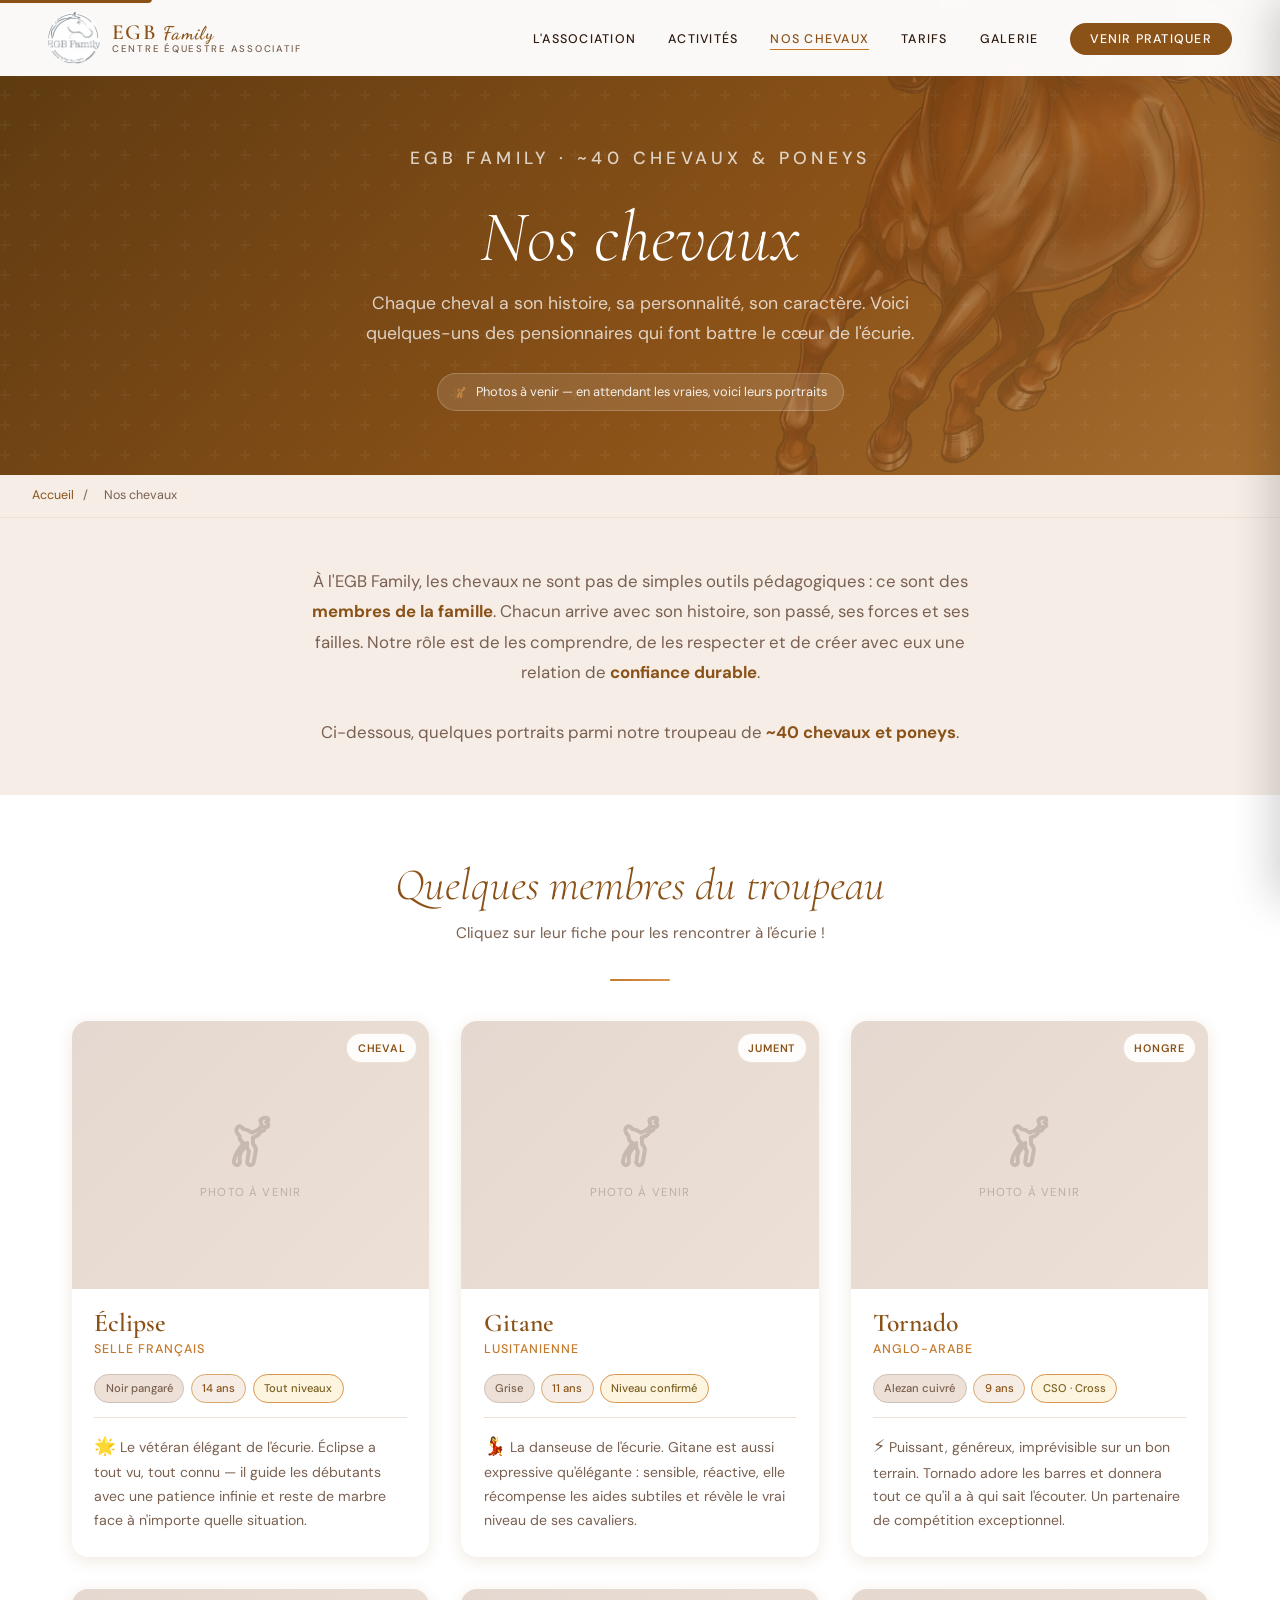
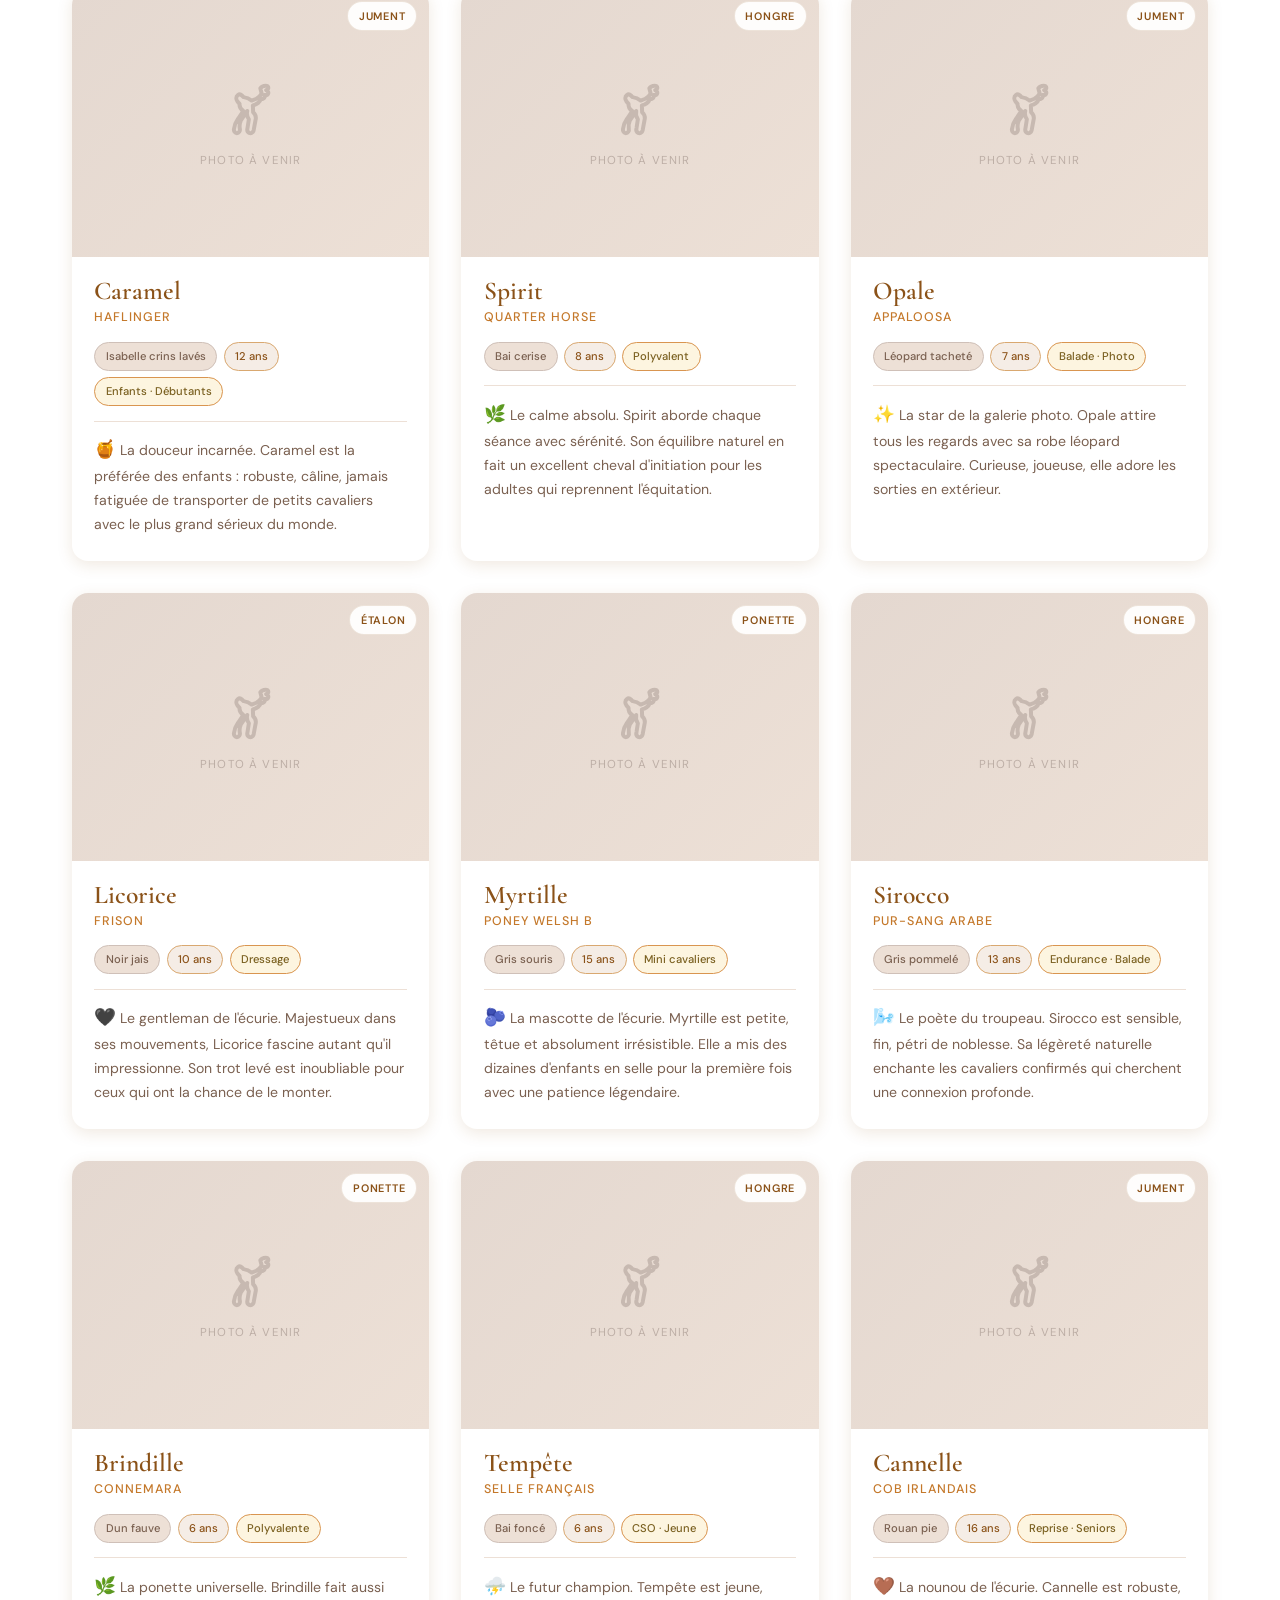
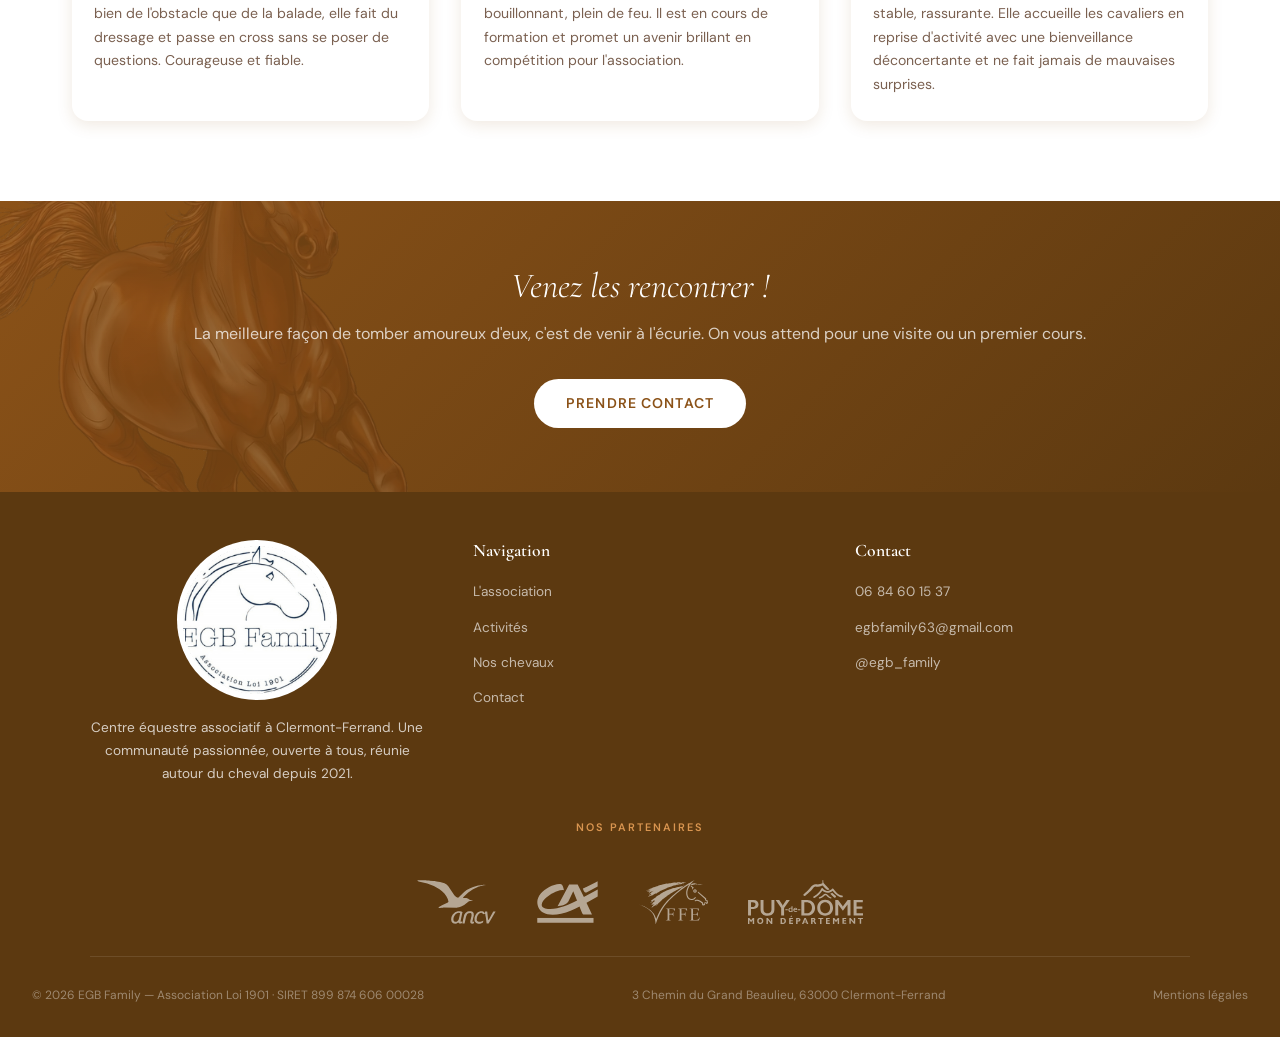
<file: chevaux.html>
<!DOCTYPE html>
<html lang="fr">
<head>
  <meta charset="UTF-8">
  <meta name="viewport" content="width=device-width, initial-scale=1.0">

  <title>Nos Chevaux — EGB Family | Centre Équestre Clermont-Ferrand</title>
  <meta name="description" content="Découvrez les ~40 chevaux et poneys d'EGB Family : leurs caractères, leurs races et leurs petites histoires. Un troupeau varié, tous adoptés pour leur bien-être.">

  <!-- Open Graph -->
  <meta property="og:type"        content="website">
  <meta property="og:title"       content="Nos Chevaux — EGB Family">
  <meta property="og:description" content="Découvrez les pensionnaires d'EGB Family : chevaux et poneys de toutes races, chacun avec sa personnalité unique.">
  <meta property="og:image"       content="img/logos/logo_egbfamily.png">
  <meta property="og:locale"      content="fr_FR">

  <!-- Fonts -->
  <link rel="preconnect" href="https://fonts.googleapis.com">
  <link rel="preconnect" href="https://fonts.gstatic.com" crossorigin>
  <link rel="preload" as="style"
    href="https://fonts.googleapis.com/css2?family=Cormorant+Garamond:ital,wght@0,300;0,600;1,300;1,600&family=DM+Sans:wght@400;500&family=Dancing+Script:wght@600&display=swap">
  <link rel="stylesheet"
    href="https://fonts.googleapis.com/css2?family=Cormorant+Garamond:ital,wght@0,300;0,600;1,300;1,600&family=DM+Sans:wght@400;500&family=Dancing+Script:wght@600&display=swap"
    media="print" onload="this.media='all'">
  <noscript>
    <link rel="stylesheet" href="https://fonts.googleapis.com/css2?family=Cormorant+Garamond:ital,wght@0,300;0,600;1,300;1,600&family=DM+Sans:wght@400;500&family=Dancing+Script:wght@600&display=swap">
  </noscript>

  <link rel="stylesheet" href="charte.css">
  <link rel="icon" href="favicon.ico" sizes="any">
  <link rel="icon" href="img/logos/logo_egbfamily.png" type="image/png">
  <link rel="preload" as="image" href="img/logos/logo_egbfamily.png">

  <style>
    /* ── Icons ─────────────────────────────────────────────── */
    .icon { display:inline-block; width:1em; height:1em; vertical-align:-0.125em; fill:currentColor; }
    .icon-stroke { fill:none; stroke:currentColor; stroke-width:1.5; stroke-linecap:round; stroke-linejoin:round; }

    /* ── Skip link ───────────────────────────────────────── */
    .skip-link {
      position:absolute; top:-40px; left:0;
      background:var(--color-primary); color:#fff;
      padding:8px 16px; z-index:999; border-radius:0 0 4px 0;
      transition:top .2s;
    }
    .skip-link:focus { top:0; }

    /* ── Navbar ─────────────────────────────────────────── */
    .navbar {
      position:fixed; top:0; left:0; right:0; z-index:100;
      display:flex; align-items:center; justify-content:space-between;
      padding:.75rem 3rem;
      background:rgba(255,255,255,.97);
      backdrop-filter:blur(10px);
      box-shadow:0 1px 0 rgba(139,82,24,.10);
      transition:padding var(--transition-base);
    }
    .navbar-logo { display:flex; align-items:center; gap:.75rem; text-decoration:none; }
    .navbar-logo img { height:52px; width:52px; }
    .navbar-logo-text { display:flex; flex-direction:column; line-height:1; }
    .navbar-logo-egb { font-family:var(--font-heading); font-size:1.35rem; font-weight:600; letter-spacing:.06em; color:var(--color-primary); }
    .navbar-logo-family { font-family:var(--font-accent); font-size:1.15rem; font-weight:600; }
    .navbar-logo-sub { font-size:.6rem; font-weight:500; letter-spacing:.18em; text-transform:uppercase; color:var(--color-text-muted); }
    .navbar-links { display:flex; align-items:center; gap:2rem; list-style:none; }
    .navbar-links a {
      font-size:.78rem; font-weight:500; letter-spacing:.1em;
      text-transform:uppercase; color:var(--color-text); text-decoration:none;
      position:relative; transition:color var(--transition-fast);
    }
    .navbar-links a::after {
      content:''; position:absolute; bottom:-3px; left:0;
      width:0; height:1.5px; background:var(--color-accent);
      transition:width var(--transition-base);
    }
    .navbar-links a:hover { color:var(--color-primary); }
    .navbar-links a:hover::after { width:100%; }
    .navbar-links a.active { color:var(--color-primary); }
    .navbar-links a.active::after { width:100%; }
    .navbar-cta {
      background:var(--color-primary) !important; color:#fff !important;
      padding:.5rem 1.25rem; border-radius:var(--radius-full);
    }
    .navbar-cta::after { display:none !important; }
    .navbar-cta:hover { background:var(--color-primary-dark) !important; }
    .burger {
      display:none; flex-direction:column; justify-content:center; gap:5px;
      cursor:pointer; padding:6px; background:none; border:none;
      width:40px; height:40px;
    }
    .burger span {
      display:block; width:24px; height:2px;
      background:var(--color-primary); border-radius:2px;
      transition:transform .35s ease, opacity .25s ease; transform-origin:center;
    }
    .burger.open span:nth-child(1) { transform:translateY(7px) rotate(45deg); }
    .burger.open span:nth-child(2) { opacity:0; transform:scaleX(0); }
    .burger.open span:nth-child(3) { transform:translateY(-7px) rotate(-45deg); }

    /* ── Overlay + Drawer ────────────────────────────────── */
    .drawer-overlay {
      position:fixed; inset:0; z-index:150;
      background:rgba(46,26,14,.55); backdrop-filter:blur(3px);
      opacity:0; pointer-events:none; transition:opacity .35s ease;
    }
    .drawer-overlay.open { opacity:1; pointer-events:all; }
    .drawer {
      position:fixed; top:0; right:0; bottom:0; z-index:160;
      width:min(300px, 85vw); background:#fff;
      display:flex; flex-direction:column;
      box-shadow:-8px 0 40px rgba(0,0,0,.18);
      transform:translateX(100%); transition:transform .38s cubic-bezier(.4,0,.2,1);
      overflow-y:auto;
    }
    .drawer.open { transform:translateX(0); }
    .drawer-header {
      display:flex; align-items:center; justify-content:space-between;
      padding:1.1rem 1.25rem; border-bottom:1px solid var(--color-bg-warm); flex-shrink:0;
    }
    .drawer-logo { display:flex; align-items:center; gap:.6rem; text-decoration:none; }
    .drawer-logo img { height:42px; width:42px; }
    .drawer-logo-text { line-height:1; }
    .drawer-logo-egb { font-family:var(--font-heading); font-size:1.1rem; font-weight:600; color:var(--color-primary); }
    .drawer-logo-family { font-family:var(--font-accent); }
    .drawer-close {
      background:none; border:none; cursor:pointer; padding:8px;
      color:var(--color-text-muted); border-radius:var(--radius-sm);
      transition:background var(--transition-fast),color var(--transition-fast);
    }
    .drawer-close:hover { background:var(--color-bg-warm); color:var(--color-primary); }
    .drawer-close svg { width:18px; height:18px; }
    .drawer-nav { flex:1; padding:1rem 0; }
    .drawer-nav a {
      display:flex; align-items:center; gap:.85rem;
      padding:.9rem 1.5rem; font-size:.9rem; font-weight:500;
      color:var(--color-text); text-decoration:none;
      border-left:3px solid transparent;
      transition:background var(--transition-fast),color var(--transition-fast),border-color var(--transition-fast);
    }
    .drawer-nav a svg { width:18px; height:18px; color:var(--color-secondary-dark); flex-shrink:0; }
    .drawer-nav a:hover { background:var(--color-bg-light); color:var(--color-primary); border-left-color:var(--color-accent); }
    .drawer-nav a:hover svg { color:var(--color-primary); }
    .drawer-nav a.active { color:var(--color-primary); border-left-color:var(--color-primary); background:var(--color-bg-light); }
    .drawer-divider { height:1px; background:var(--color-bg-warm); margin:.5rem 1.5rem; }
    .drawer-footer {
      padding:1.25rem 1.5rem; border-top:1px solid var(--color-bg-warm);
      display:flex; gap:.75rem; flex-shrink:0;
    }
    .drawer-footer a {
      display:flex; align-items:center; gap:.4rem;
      font-size:.78rem; font-weight:500; text-decoration:none;
      color:var(--color-text-muted);
      transition:color var(--transition-fast);
    }
    .drawer-footer a svg { width:16px; height:16px; }
    .drawer-footer a:hover { color:var(--color-primary); }

    /* ── Page hero ──────────────────────────────────────── */
    .filigrane-horse {
      position:absolute; pointer-events:none; user-select:none;
      z-index:0; opacity:.07;
    }
    .page-hero {
      padding: 9rem 2rem 4rem;
      background: linear-gradient(135deg, var(--color-primary-dark) 0%, var(--color-primary) 60%, #A66E30 100%);
      text-align: center;
      position: relative;
      overflow: hidden;
    }
    .page-hero::before {
      content: '';
      position: absolute; inset: 0;
      background: url("data:image/svg+xml,%3Csvg width='60' height='60' viewBox='0 0 60 60' xmlns='http://www.w3.org/2000/svg'%3E%3Cg fill='none' fill-rule='evenodd'%3E%3Cg fill='%23ffffff' fill-opacity='0.04'%3E%3Cpath d='M36 34v-4h-2v4h-4v2h4v4h2v-4h4v-2h-4zm0-30V0h-2v4h-4v2h4v4h2V6h4V4h-4zM6 34v-4H4v4H0v2h4v4h2v-4h4v-2H6zM6 4V0H4v4H0v2h4v4h2V6h4V4H6z'/%3E%3C/g%3E%3C/g%3E%3C/svg%3E");
    }
    .page-hero-eyebrow {
      font-size:.78rem; font-weight:500; letter-spacing:.25em; text-transform:uppercase;
      color:var(--color-accent-light); margin-bottom:1rem; position:relative;
    }
    .page-hero h1 {
      font-family:var(--font-heading); font-size:clamp(2.5rem,6vw,4.5rem);
      color:#fff; font-weight:300; font-style:italic; line-height:1.1;
      margin-bottom:.75rem; position:relative;
    }
    .page-hero p {
      font-size:1.1rem; color:rgba(255,255,255,.75); max-width:560px;
      margin:0 auto 1.5rem; position:relative;
    }
    .page-hero-badge {
      display:inline-flex; align-items:center; gap:.5rem;
      background:rgba(255,255,255,.12); border:1px solid rgba(255,255,255,.2);
      padding:.45rem 1rem; border-radius:var(--radius-full);
      font-size:.8rem; color:rgba(255,255,255,.9); position:relative;
    }
    .page-hero-badge svg { width:14px; height:14px; color:var(--color-accent-light); }

    /* ── Breadcrumb ─────────────────────────────────────── */
    .breadcrumb {
      background:var(--color-bg-light); padding:.65rem 2rem;
      font-size:.78rem; color:var(--color-text-muted);
      border-bottom:1px solid var(--color-bg-warm);
    }
    .breadcrumb a { color:var(--color-primary); text-decoration:none; }
    .breadcrumb a:hover { text-decoration:underline; }
    .breadcrumb span { margin:0 .4rem; }

    /* ── Intro strip ─────────────────────────────────────── */
    .intro-strip {
      background:var(--color-bg-light); padding:3rem 2rem;
      text-align:center;
    }
    .intro-strip p {
      max-width:680px; margin:0 auto; font-size:1.05rem;
      color:var(--color-text-muted); line-height:1.8;
    }
    .intro-strip strong { color:var(--color-primary); }

    /* ── Grille chevaux ──────────────────────────────────── */
    .chevaux-section {
      padding:4rem 2rem 5rem;
      background:var(--color-white);
      max-width:1200px; margin:0 auto;
    }
    .chevaux-grid {
      display:grid;
      grid-template-columns: repeat(auto-fill, minmax(280px, 1fr));
      gap:2rem;
      margin-top:2.5rem;
    }

    /* ── Carte cheval ────────────────────────────────────── */
    .horse-card {
      background:var(--color-white);
      border-radius:var(--radius-lg);
      box-shadow:var(--shadow-md);
      overflow:hidden;
      transition:transform var(--transition-base), box-shadow var(--transition-base);
    }
    .horse-card:hover {
      transform:translateY(-6px);
      box-shadow:var(--shadow-lg);
    }
    .horse-photo {
      width:100%; aspect-ratio:4/3; overflow:hidden;
      background:linear-gradient(135deg, var(--color-secondary-light), var(--color-bg-warm));
      position:relative; display:flex; align-items:center; justify-content:center;
    }
    .horse-photo img {
      width:100%; height:100%; object-fit:cover;
      transition:transform .6s ease;
    }
    .horse-card:hover .horse-photo img { transform:scale(1.06); }
    .horse-photo-placeholder {
      display:flex; flex-direction:column; align-items:center; gap:.75rem;
      color:var(--color-secondary-dark);
    }
    .horse-photo-placeholder svg { width:64px; height:64px; opacity:.45; }
    .horse-photo-placeholder span { font-size:.72rem; letter-spacing:.1em; text-transform:uppercase; opacity:.6; }
    .horse-badge {
      position:absolute; top:.75rem; right:.75rem;
      background:rgba(255,255,255,.92); backdrop-filter:blur(4px);
      padding:.3rem .65rem; border-radius:var(--radius-full);
      font-size:.68rem; font-weight:600; letter-spacing:.08em; text-transform:uppercase;
      color:var(--color-primary); border:1px solid rgba(139,82,24,.15);
    }
    .horse-body { padding:1.25rem 1.4rem 1.5rem; }
    .horse-name {
      font-family:var(--font-heading); font-size:1.6rem; font-weight:600;
      color:var(--color-primary); margin-bottom:.1rem; line-height:1.1;
    }
    .horse-breed {
      font-size:.78rem; font-weight:500; letter-spacing:.08em; text-transform:uppercase;
      color:var(--color-accent); margin-bottom:.85rem;
    }
    .horse-tags {
      display:flex; flex-wrap:wrap; gap:.4rem; margin-bottom:.9rem;
    }
    .horse-tag {
      padding:.25rem .65rem; border-radius:var(--radius-full);
      font-size:.7rem; font-weight:500; border:1px solid;
    }
    .horse-tag-robe {
      background:var(--color-bg-warm); border-color:var(--color-secondary);
      color:var(--color-text-muted);
    }
    .horse-tag-age {
      background:#F5EDE6; border-color:#D9A870; color:var(--color-primary);
    }
    .horse-tag-spec {
      background:#fdf5e0; border-color:var(--color-accent-light); color:#7a6020;
    }
    .horse-desc {
      font-size:.88rem; color:var(--color-text-muted); line-height:1.7;
      border-top:1px solid var(--color-bg-warm); padding-top:.85rem; margin-top:.1rem;
    }
    .horse-emoji {
      font-size:1.1rem; margin-right:.25rem;
    }

    /* ── Section titre ──────────────────────────────────── */
    .chevaux-section-title {
      font-family:var(--font-heading); font-size:clamp(1.8rem,4vw,2.8rem);
      color:var(--color-primary); font-weight:300; font-style:italic;
      text-align:center;
    }
    .chevaux-section-sub {
      text-align:center; color:var(--color-text-muted); font-size:.95rem;
      margin-top:.5rem; margin-bottom:2rem;
    }
    hr.divider-accent {
      width:60px; height:2px; margin:.75rem auto 0;
      background:linear-gradient(90deg,var(--color-accent),var(--color-accent-light));
      border:none; border-radius:var(--radius-full);
    }

    /* ── CTA bas de page ─────────────────────────────────── */
    .cta-chevaux {
      background:linear-gradient(135deg, var(--color-primary) 0%, var(--color-primary-dark) 100%);
      padding:4rem 2rem; text-align:center;
      position:relative; overflow:hidden;
    }
    .cta-chevaux h2 {
      font-family:var(--font-heading); font-size:2.2rem; color:#fff;
      font-weight:300; font-style:italic; margin-bottom:.75rem;
      position:relative; z-index:1;
    }
    .cta-chevaux p { color:rgba(255,255,255,.75); margin-bottom:2rem; font-size:1rem; position:relative; z-index:1; }
    .cta-chevaux .btn-white { position:relative; z-index:1; }
    .btn-white {
      background:#fff; color:var(--color-primary);
      padding:.8rem 2rem; border-radius:var(--radius-full);
      text-decoration:none; font-weight:600; font-size:.88rem;
      letter-spacing:.08em; text-transform:uppercase; display:inline-block;
      transition:background var(--transition-fast), transform var(--transition-fast);
    }
    .btn-white:hover { background:var(--color-bg-light); transform:translateY(-2px); }

    /* ── Footer ─────────────────────────────────────────── */
    footer { background:var(--color-primary-dark); color:rgba(255,255,255,.75); padding:3rem 2rem 2rem; }
    .footer-inner {
      max-width:1100px; margin:0 auto;
      display:grid; grid-template-columns:1fr 1fr 1fr; gap:3rem; align-items:start;
    }
    .footer-logo-wrap {
      width:160px; height:160px; border-radius:50%;
      background:#fff; display:flex; align-items:center; justify-content:center;
      margin:0 auto 1rem;
    }
    .footer-logo-wrap img { height:148px; width:148px; }
    .footer-brand p { font-size:.85rem; line-height:1.7; text-align:center; }
    .footer-col h4 { font-family:var(--font-heading); font-size:1.1rem; color:#fff; margin-bottom:1rem; }
    .footer-links { list-style:none; display:flex; flex-direction:column; gap:.5rem; }
    .footer-links a { color:rgba(255,255,255,.65); text-decoration:none; font-size:.85rem; transition:color var(--transition-fast); }
    .footer-links a:hover { color:#fff; }
    .footer-partners {
      max-width:1100px; margin:0 auto;
      padding:2rem 0;
      border-bottom:1px solid rgba(255,255,255,.1);
      display:flex; align-items:center; justify-content:center;
      flex-wrap:wrap; gap:2.5rem;
    }
    .footer-partners-label {
      flex-basis:100%; text-align:center;
      font-size:.68rem; font-weight:600; letter-spacing:.18em;
      text-transform:uppercase; color:var(--color-accent-light);
      margin-bottom:.25rem;
    }
    .footer-partners a { display:flex; align-items:center; }
    .footer-partners img {
      height:44px; width:auto; max-width:120px;
      filter:brightness(0) invert(1); opacity:.55;
      transition:opacity .2s ease;
    }
    .footer-partners a:hover img { opacity:1; }
    .footer-bottom {
      border-top:none; margin-top:.5rem; padding-top:1.25rem;
      display:flex; justify-content:space-between; flex-wrap:wrap; gap:.5rem;
      font-size:.75rem; color:rgba(255,255,255,.4);
    }

    /* ── Scroll to top ───────────────────────────────────── */
    .scroll-top {
      position:fixed; bottom:1.75rem; left:1.75rem; z-index:200;
      width:46px; height:46px; border-radius:50%; border:none;
      background:var(--color-primary); color:#fff;
      display:flex; align-items:center; justify-content:center;
      cursor:pointer; opacity:0; transform:translateY(12px);
      pointer-events:none;
      transition:opacity .3s ease, transform .3s ease, background var(--transition-fast);
    }
    .scroll-top.visible { opacity:1; transform:translateY(0); pointer-events:all; }
    .scroll-top:hover { background:var(--color-primary-dark); }
    .scroll-top svg { width:20px; height:20px; }

    /* ── Animations reveal ───────────────────────────────── */
    .reveal { opacity:0; transform:translateY(28px); transition:opacity .6s ease, transform .6s ease; }
    .reveal.visible { opacity:1; transform:translateY(0); }
    .reveal-left { opacity:0; transform:translateX(-32px); transition:opacity .6s ease, transform .6s ease; }
    .reveal-left.visible { opacity:1; transform:translateX(0); }
    .reveal-right { opacity:0; transform:translateX(32px); transition:opacity .6s ease, transform .6s ease; }
    .reveal-right.visible { opacity:1; transform:translateX(0); }
    .stagger > * { opacity:0; transform:translateY(24px); transition:opacity .5s ease, transform .5s ease; }
    .stagger.visible > *:nth-child(1)  { opacity:1; transform:none; transition-delay:.05s; }
    .stagger.visible > *:nth-child(2)  { opacity:1; transform:none; transition-delay:.12s; }
    .stagger.visible > *:nth-child(3)  { opacity:1; transform:none; transition-delay:.19s; }
    .stagger.visible > *:nth-child(4)  { opacity:1; transform:none; transition-delay:.26s; }
    .stagger.visible > *:nth-child(5)  { opacity:1; transform:none; transition-delay:.33s; }
    .stagger.visible > *:nth-child(6)  { opacity:1; transform:none; transition-delay:.40s; }
    .stagger.visible > *:nth-child(7)  { opacity:1; transform:none; transition-delay:.47s; }
    .stagger.visible > *:nth-child(8)  { opacity:1; transform:none; transition-delay:.54s; }
    .stagger.visible > *:nth-child(9)  { opacity:1; transform:none; transition-delay:.61s; }
    .stagger.visible > *:nth-child(10) { opacity:1; transform:none; transition-delay:.68s; }
    .stagger.visible > *:nth-child(11) { opacity:1; transform:none; transition-delay:.75s; }
    .stagger.visible > *:nth-child(12) { opacity:1; transform:none; transition-delay:.82s; }

    /* ── Responsive ──────────────────────────────────────── */
    @media (max-width: 768px) {
      .navbar { padding:.75rem 1.25rem; }
      .navbar-links { display:none; }
      .burger { display:flex; }
      .chevaux-section { padding:3rem 1.25rem 4rem; }
      .chevaux-grid { grid-template-columns:1fr; }
      .footer-inner { grid-template-columns:1fr; gap:2rem; }
      .footer-bottom { flex-direction:column; text-align:center; }
      .intro-strip { padding:2.5rem 1.25rem; }
      .page-hero { padding:8rem 1.25rem 3rem; }
    }
    @media (min-width:480px) and (max-width:768px) {
      .chevaux-grid { grid-template-columns:1fr 1fr; }
    }
  </style>
</head>
<body>

  <!-- SVG Sprite ────────────────────────────────────────────── -->
  <svg xmlns="http://www.w3.org/2000/svg" style="display:none">
    <symbol id="i-chevron-up" viewBox="0 0 24 24"><path class="icon-stroke" d="M4.5 15.75l7.5-7.5 7.5 7.5"/></symbol>
    <symbol id="i-users" viewBox="0 0 24 24"><path class="icon-stroke" d="M18 18.72a9.09 9.09 0 003.74-.48 3 3 0 00-4.68-2.72m.94 3.2v.03c0 .22-.01.45-.04.66A11.94 11.94 0 0112 21c-2.17 0-4.21-.576-5.96-1.584A6.06 6.06 0 016 18.72m12 0a5.97 5.97 0 00-.94-3.2m0 0A6 6 0 0012 12.75a6 6 0 00-5.06 2.77m0 0a3 3 0 00-4.68 2.72 8.99 8.99 0 003.74.48m.94-3.2a5.97 5.97 0 00-.94 3.2M15 6.75a3 3 0 11-6 0 3 3 0 016 0zm6 3a2.25 2.25 0 11-4.5 0 2.25 2.25 0 014.5 0zm-13.5 0a2.25 2.25 0 11-4.5 0 2.25 2.25 0 014.5 0z"/></symbol>
    <symbol id="i-graduation" viewBox="0 0 24 24"><path class="icon-stroke" d="M4.26 10.147a60.44 60.44 0 00-.491 6.347A48.63 48.63 0 0112 20.904a48.63 48.63 0 018.232-4.41 60.46 60.46 0 00-.491-6.347m-15.482 0a50.57 50.57 0 00-2.658-.813A59.9 59.9 0 0112 3.493a59.9 59.9 0 0110.399 5.84c-.896.248-1.783.52-2.658.814m-15.482 0A50.7 50.7 0 0112 13.489a50.7 50.7 0 017.74-3.342M6.75 15a.75.75 0 100-1.5.75.75 0 000 1.5zm0 0v-3.675A55.38 55.38 0 0112 8.443m-7.007 11.55A5.98 5.98 0 006.75 15.75v-1.5"/></symbol>
    <symbol id="i-horse" viewBox="0 0 24 24"><path class="icon-stroke" d="M15.5 5c.5-.8 1.5-1 2-1s1 .3 1 .8-.3.7-.8.9c.4.2.8.5.8 1-.1.6-.7.9-1.5.8.3.5.2 1.2-.5 1.4l-.8.2c-.5 1.2-1.8 2-3 2.3l.1 2.6c.7.6 1.1 1.4 1 2.4l-.8 4.3c-.2.9-1 1.3-1.7 1-.6-.3-.8-1.1-.6-1.8l.5-3.3c-.6-.9-.9-2-.6-3.1l-2.4 3.5c-.4 1-.6 2.1-.4 3.1.2.9-.3 1.7-1.1 1.7-.7 0-1.2-.7-1.1-1.5.2-1.4.7-2.7 1.5-3.8l2-3c-.9-.6-1.5-1.5-1.4-2.7l-.8-.9c-.6-.8-.5-1.8.1-2.3.5-.4 1.2-.3 1.6.1l.6.6c1 .1 2.1.5 3 1.3l1.6-.6c1-.4 1.8-1.2 2.2-2.1z"/></symbol>
    <symbol id="i-star" viewBox="0 0 24 24"><path class="icon-stroke" d="M11.48 3.499a.562.562 0 011.04 0l2.125 5.111a.563.563 0 00.475.345l5.518.442c.499.04.701.663.321.988l-4.204 3.602a.563.563 0 00-.182.557l1.285 5.385a.562.562 0 01-.84.61l-4.725-2.885a.563.563 0 00-.586 0L6.982 20.54a.562.562 0 01-.84-.61l1.285-5.386a.562.562 0 00-.182-.557l-4.204-3.602a.563.563 0 01.321-.988l5.518-.442a.563.563 0 00.475-.345L11.48 3.5z"/></symbol>
    <symbol id="i-photo" viewBox="0 0 24 24"><path class="icon-stroke" d="M2.25 15.75l5.159-5.159a2.25 2.25 0 013.182 0l5.159 5.159m-1.5-1.5l1.409-1.409a2.25 2.25 0 013.182 0l2.909 2.909m-18 3.75h16.5a1.5 1.5 0 001.5-1.5V6a1.5 1.5 0 00-1.5-1.5H3.75A1.5 1.5 0 002.25 6v12a1.5 1.5 0 001.5 1.5zm10.5-11.25h.008v.008h-.008V8.25zm.375 0a.375.375 0 11-.75 0 .375.375 0 01.75 0z"/></symbol>
    <symbol id="i-location" viewBox="0 0 24 24"><path d="M11.54 22.351l.07.04.028.016a.76.76 0 00.723 0l.028-.015.071-.041a16.975 16.975 0 001.144-.742 19.58 19.58 0 002.683-2.282c1.944-2.003 3.5-4.697 3.5-8.327a8 8 0 10-16 0c0 3.63 1.556 6.324 3.5 8.327a19.58 19.58 0 002.682 2.282 16.975 16.975 0 001.145.742zM12 13.5a3 3 0 100-6 3 3 0 000 6z" fill-rule="evenodd" clip-rule="evenodd"/></symbol>
    <symbol id="i-instagram" viewBox="0 0 24 24"><path d="M12 2.163c3.204 0 3.584.012 4.85.07 3.252.148 4.771 1.691 4.919 4.919.058 1.265.069 1.645.069 4.849 0 3.205-.012 3.584-.069 4.849-.149 3.225-1.664 4.771-4.919 4.919-1.266.058-1.644.07-4.85.07-3.204 0-3.584-.012-4.849-.07-3.26-.149-4.771-1.699-4.919-4.92-.058-1.265-.07-1.644-.07-4.849 0-3.204.013-3.583.07-4.849.149-3.227 1.664-4.771 4.919-4.919 1.266-.057 1.645-.069 4.849-.069zm0-2.163c-3.259 0-3.667.014-4.947.072-4.358.2-6.78 2.618-6.98 6.98-.059 1.281-.073 1.689-.073 4.948 0 3.259.014 3.668.072 4.948.2 4.358 2.618 6.78 6.98 6.98 1.281.058 1.689.072 4.948.072 3.259 0 3.668-.014 4.948-.072 4.354-.2 6.782-2.618 6.979-6.98.059-1.28.073-1.689.073-4.948 0-3.259-.014-3.667-.072-4.947-.196-4.354-2.617-6.78-6.979-6.98-1.281-.059-1.69-.073-4.949-.073zm0 5.838c-3.403 0-6.162 2.759-6.162 6.162s2.759 6.163 6.162 6.163 6.162-2.759 6.162-6.163c0-3.403-2.759-6.162-6.162-6.162zm0 10.162c-2.209 0-4-1.79-4-4 0-2.209 1.791-4 4-4s4 1.791 4 4c0 2.21-1.791 4-4 4zm6.406-11.845c-.796 0-1.441.645-1.441 1.44s.645 1.44 1.441 1.44c.795 0 1.439-.645 1.439-1.44s-.644-1.44-1.439-1.44z"/></symbol>
    <symbol id="i-facebook" viewBox="0 0 24 24"><path d="M24 12.073c0-6.627-5.373-12-12-12s-12 5.373-12 12c0 5.99 4.388 10.954 10.125 11.854v-8.385H7.078v-3.47h3.047V9.43c0-3.007 1.792-4.669 4.533-4.669 1.312 0 2.686.235 2.686.235v2.953H15.83c-1.491 0-1.956.925-1.956 1.874v2.25h3.328l-.532 3.47h-2.796v8.385C19.612 23.027 24 18.062 24 12.073z"/></symbol>
  </svg>

  <a class="skip-link" href="#main">Aller au contenu</a>

  <!-- ════ NAVBAR ════════════════════════════════════════════ -->
  <nav class="navbar" id="navbar" role="navigation" aria-label="Navigation principale">
    <a href="index.html" class="navbar-logo" aria-label="EGB Family — accueil">
      <img src="img/logos/logo_egbfamily.png" alt="" width="52" height="52" fetchpriority="high">
      <div class="navbar-logo-text">
        <span class="navbar-logo-egb">EGB <span class="navbar-logo-family">Family</span></span>
        <span class="navbar-logo-sub">Centre Équestre Associatif</span>
      </div>
    </a>
    <ul class="navbar-links" role="list">
      <li><a href="index.html#association">L'association</a></li>
      <li><a href="index.html#activites">Activités</a></li>
      <li><a href="chevaux.html" class="active">Nos chevaux</a></li>
      <li><a href="tarifs.html">Tarifs</a></li>
      <li><a href="index.html#galerie">Galerie</a></li>
      <li><a href="index.html#contact" class="navbar-cta">Venir pratiquer</a></li>
    </ul>
    <button class="burger" id="burger" aria-label="Ouvrir le menu" aria-expanded="false" aria-controls="drawer" onclick="openDrawer()">
      <span></span><span></span><span></span>
    </button>
  </nav>

  <main id="main">

    <!-- ════ PAGE HERO ══════════════════════════════════════ -->
    <section class="page-hero">
      <img src="img/cheval_filigrane.webp" alt="" aria-hidden="true" class="filigrane-horse"
           style="right:-4%;bottom:-5%;width:44%;opacity:.20">
      <p class="page-hero-eyebrow">EGB Family · ~40 chevaux &amp; poneys</p>
      <h1>Nos chevaux</h1>
      <p>Chaque cheval a son histoire, sa personnalité, son caractère. Voici quelques-uns des pensionnaires qui font battre le cœur de l'écurie.</p>
      <span class="page-hero-badge">
        <svg viewBox="0 0 24 24" fill="none" stroke="currentColor" stroke-width="2" aria-hidden="true"><use href="#i-horse"/></svg>
        Photos à venir — en attendant les vraies, voici leurs portraits
      </span>
    </section>

    <!-- Breadcrumb -->
    <nav class="breadcrumb" aria-label="Fil d'Ariane">
      <a href="index.html">Accueil</a>
      <span aria-hidden="true">/</span>
      <span aria-current="page">Nos chevaux</span>
    </nav>

    <!-- ════ INTRO ══════════════════════════════════════════ -->
    <div class="intro-strip reveal">
      <p>
        À l'EGB Family, les chevaux ne sont pas de simples outils pédagogiques : ce sont des <strong>membres de la famille</strong>.
        Chacun arrive avec son histoire, son passé, ses forces et ses failles. Notre rôle est de les comprendre, de les respecter
        et de créer avec eux une relation de <strong>confiance durable</strong>.<br><br>
        Ci-dessous, quelques portraits parmi notre troupeau de <strong>~40 chevaux et poneys</strong>.
      </p>
    </div>

    <!-- ════ GRILLE CHEVAUX ═════════════════════════════════ -->
    <div class="chevaux-section">
      <h2 class="chevaux-section-title reveal">Quelques membres du troupeau</h2>
      <p class="chevaux-section-sub reveal">Cliquez sur leur fiche pour les rencontrer à l'écurie !</p>
      <hr class="divider-accent reveal">

      <div class="chevaux-grid stagger">

        <!-- 1. Eclipse -->
        <article class="horse-card">
          <div class="horse-photo">
            <div class="horse-photo-placeholder">
              <svg viewBox="0 0 24 24" fill="none" stroke="currentColor" stroke-width="1" stroke-linecap="round" stroke-linejoin="round" aria-hidden="true"><use href="#i-horse"/></svg>
              <span>Photo à venir</span>
            </div>
            <span class="horse-badge">Cheval</span>
          </div>
          <div class="horse-body">
            <h3 class="horse-name">Éclipse</h3>
            <p class="horse-breed">Selle Français</p>
            <div class="horse-tags">
              <span class="horse-tag horse-tag-robe">Noir pangaré</span>
              <span class="horse-tag horse-tag-age">14 ans</span>
              <span class="horse-tag horse-tag-spec">Tout niveaux</span>
            </div>
            <p class="horse-desc"><span class="horse-emoji">🌟</span>Le vétéran élégant de l'écurie. Éclipse a tout vu, tout connu — il guide les débutants avec une patience infinie et reste de marbre face à n'importe quelle situation.</p>
          </div>
        </article>

        <!-- 2. Gitane -->
        <article class="horse-card">
          <div class="horse-photo">
            <div class="horse-photo-placeholder">
              <svg viewBox="0 0 24 24" fill="none" stroke="currentColor" stroke-width="1" stroke-linecap="round" stroke-linejoin="round" aria-hidden="true"><use href="#i-horse"/></svg>
              <span>Photo à venir</span>
            </div>
            <span class="horse-badge">Jument</span>
          </div>
          <div class="horse-body">
            <h3 class="horse-name">Gitane</h3>
            <p class="horse-breed">Lusitanienne</p>
            <div class="horse-tags">
              <span class="horse-tag horse-tag-robe">Grise</span>
              <span class="horse-tag horse-tag-age">11 ans</span>
              <span class="horse-tag horse-tag-spec">Niveau confirmé</span>
            </div>
            <p class="horse-desc"><span class="horse-emoji">💃</span>La danseuse de l'écurie. Gitane est aussi expressive qu'élégante : sensible, réactive, elle récompense les aides subtiles et révèle le vrai niveau de ses cavaliers.</p>
          </div>
        </article>

        <!-- 3. Tornado -->
        <article class="horse-card">
          <div class="horse-photo">
            <div class="horse-photo-placeholder">
              <svg viewBox="0 0 24 24" fill="none" stroke="currentColor" stroke-width="1" stroke-linecap="round" stroke-linejoin="round" aria-hidden="true"><use href="#i-horse"/></svg>
              <span>Photo à venir</span>
            </div>
            <span class="horse-badge">Hongre</span>
          </div>
          <div class="horse-body">
            <h3 class="horse-name">Tornado</h3>
            <p class="horse-breed">Anglo-Arabe</p>
            <div class="horse-tags">
              <span class="horse-tag horse-tag-robe">Alezan cuivré</span>
              <span class="horse-tag horse-tag-age">9 ans</span>
              <span class="horse-tag horse-tag-spec">CSO · Cross</span>
            </div>
            <p class="horse-desc"><span class="horse-emoji">⚡</span>Puissant, généreux, imprévisible sur un bon terrain. Tornado adore les barres et donnera tout ce qu'il a à qui sait l'écouter. Un partenaire de compétition exceptionnel.</p>
          </div>
        </article>

        <!-- 4. Caramel -->
        <article class="horse-card">
          <div class="horse-photo">
            <div class="horse-photo-placeholder">
              <svg viewBox="0 0 24 24" fill="none" stroke="currentColor" stroke-width="1" stroke-linecap="round" stroke-linejoin="round" aria-hidden="true"><use href="#i-horse"/></svg>
              <span>Photo à venir</span>
            </div>
            <span class="horse-badge">Jument</span>
          </div>
          <div class="horse-body">
            <h3 class="horse-name">Caramel</h3>
            <p class="horse-breed">Haflinger</p>
            <div class="horse-tags">
              <span class="horse-tag horse-tag-robe">Isabelle crins lavés</span>
              <span class="horse-tag horse-tag-age">12 ans</span>
              <span class="horse-tag horse-tag-spec">Enfants · Débutants</span>
            </div>
            <p class="horse-desc"><span class="horse-emoji">🍯</span>La douceur incarnée. Caramel est la préférée des enfants : robuste, câline, jamais fatiguée de transporter de petits cavaliers avec le plus grand sérieux du monde.</p>
          </div>
        </article>

        <!-- 5. Spirit -->
        <article class="horse-card">
          <div class="horse-photo">
            <div class="horse-photo-placeholder">
              <svg viewBox="0 0 24 24" fill="none" stroke="currentColor" stroke-width="1" stroke-linecap="round" stroke-linejoin="round" aria-hidden="true"><use href="#i-horse"/></svg>
              <span>Photo à venir</span>
            </div>
            <span class="horse-badge">Hongre</span>
          </div>
          <div class="horse-body">
            <h3 class="horse-name">Spirit</h3>
            <p class="horse-breed">Quarter Horse</p>
            <div class="horse-tags">
              <span class="horse-tag horse-tag-robe">Bai cerise</span>
              <span class="horse-tag horse-tag-age">8 ans</span>
              <span class="horse-tag horse-tag-spec">Polyvalent</span>
            </div>
            <p class="horse-desc"><span class="horse-emoji">🌿</span>Le calme absolu. Spirit aborde chaque séance avec sérénité. Son équilibre naturel en fait un excellent cheval d'initiation pour les adultes qui reprennent l'équitation.</p>
          </div>
        </article>

        <!-- 6. Opale -->
        <article class="horse-card">
          <div class="horse-photo">
            <div class="horse-photo-placeholder">
              <svg viewBox="0 0 24 24" fill="none" stroke="currentColor" stroke-width="1" stroke-linecap="round" stroke-linejoin="round" aria-hidden="true"><use href="#i-horse"/></svg>
              <span>Photo à venir</span>
            </div>
            <span class="horse-badge">Jument</span>
          </div>
          <div class="horse-body">
            <h3 class="horse-name">Opale</h3>
            <p class="horse-breed">Appaloosa</p>
            <div class="horse-tags">
              <span class="horse-tag horse-tag-robe">Léopard tacheté</span>
              <span class="horse-tag horse-tag-age">7 ans</span>
              <span class="horse-tag horse-tag-spec">Balade · Photo</span>
            </div>
            <p class="horse-desc"><span class="horse-emoji">✨</span>La star de la galerie photo. Opale attire tous les regards avec sa robe léopard spectaculaire. Curieuse, joueuse, elle adore les sorties en extérieur.</p>
          </div>
        </article>

        <!-- 7. Licorice -->
        <article class="horse-card">
          <div class="horse-photo">
            <div class="horse-photo-placeholder">
              <svg viewBox="0 0 24 24" fill="none" stroke="currentColor" stroke-width="1" stroke-linecap="round" stroke-linejoin="round" aria-hidden="true"><use href="#i-horse"/></svg>
              <span>Photo à venir</span>
            </div>
            <span class="horse-badge">Étalon</span>
          </div>
          <div class="horse-body">
            <h3 class="horse-name">Licorice</h3>
            <p class="horse-breed">Frison</p>
            <div class="horse-tags">
              <span class="horse-tag horse-tag-robe">Noir jais</span>
              <span class="horse-tag horse-tag-age">10 ans</span>
              <span class="horse-tag horse-tag-spec">Dressage</span>
            </div>
            <p class="horse-desc"><span class="horse-emoji">🖤</span>Le gentleman de l'écurie. Majestueux dans ses mouvements, Licorice fascine autant qu'il impressionne. Son trot levé est inoubliable pour ceux qui ont la chance de le monter.</p>
          </div>
        </article>

        <!-- 8. Myrtille -->
        <article class="horse-card">
          <div class="horse-photo">
            <div class="horse-photo-placeholder">
              <svg viewBox="0 0 24 24" fill="none" stroke="currentColor" stroke-width="1" stroke-linecap="round" stroke-linejoin="round" aria-hidden="true"><use href="#i-horse"/></svg>
              <span>Photo à venir</span>
            </div>
            <span class="horse-badge">Ponette</span>
          </div>
          <div class="horse-body">
            <h3 class="horse-name">Myrtille</h3>
            <p class="horse-breed">Poney Welsh B</p>
            <div class="horse-tags">
              <span class="horse-tag horse-tag-robe">Gris souris</span>
              <span class="horse-tag horse-tag-age">15 ans</span>
              <span class="horse-tag horse-tag-spec">Mini cavaliers</span>
            </div>
            <p class="horse-desc"><span class="horse-emoji">🫐</span>La mascotte de l'écurie. Myrtille est petite, têtue et absolument irrésistible. Elle a mis des dizaines d'enfants en selle pour la première fois avec une patience légendaire.</p>
          </div>
        </article>

        <!-- 9. Sirocco -->
        <article class="horse-card">
          <div class="horse-photo">
            <div class="horse-photo-placeholder">
              <svg viewBox="0 0 24 24" fill="none" stroke="currentColor" stroke-width="1" stroke-linecap="round" stroke-linejoin="round" aria-hidden="true"><use href="#i-horse"/></svg>
              <span>Photo à venir</span>
            </div>
            <span class="horse-badge">Hongre</span>
          </div>
          <div class="horse-body">
            <h3 class="horse-name">Sirocco</h3>
            <p class="horse-breed">Pur-sang Arabe</p>
            <div class="horse-tags">
              <span class="horse-tag horse-tag-robe">Gris pommelé</span>
              <span class="horse-tag horse-tag-age">13 ans</span>
              <span class="horse-tag horse-tag-spec">Endurance · Balade</span>
            </div>
            <p class="horse-desc"><span class="horse-emoji">🌬️</span>Le poète du troupeau. Sirocco est sensible, fin, pétri de noblesse. Sa légèreté naturelle enchante les cavaliers confirmés qui cherchent une connexion profonde.</p>
          </div>
        </article>

        <!-- 10. Brindille -->
        <article class="horse-card">
          <div class="horse-photo">
            <div class="horse-photo-placeholder">
              <svg viewBox="0 0 24 24" fill="none" stroke="currentColor" stroke-width="1" stroke-linecap="round" stroke-linejoin="round" aria-hidden="true"><use href="#i-horse"/></svg>
              <span>Photo à venir</span>
            </div>
            <span class="horse-badge">Ponette</span>
          </div>
          <div class="horse-body">
            <h3 class="horse-name">Brindille</h3>
            <p class="horse-breed">Connemara</p>
            <div class="horse-tags">
              <span class="horse-tag horse-tag-robe">Dun fauve</span>
              <span class="horse-tag horse-tag-age">6 ans</span>
              <span class="horse-tag horse-tag-spec">Polyvalente</span>
            </div>
            <p class="horse-desc"><span class="horse-emoji">🌿</span>La ponette universelle. Brindille fait aussi bien de l'obstacle que de la balade, elle fait du dressage et passe en cross sans se poser de questions. Courageuse et fiable.</p>
          </div>
        </article>

        <!-- 11. Tempête -->
        <article class="horse-card">
          <div class="horse-photo">
            <div class="horse-photo-placeholder">
              <svg viewBox="0 0 24 24" fill="none" stroke="currentColor" stroke-width="1" stroke-linecap="round" stroke-linejoin="round" aria-hidden="true"><use href="#i-horse"/></svg>
              <span>Photo à venir</span>
            </div>
            <span class="horse-badge">Hongre</span>
          </div>
          <div class="horse-body">
            <h3 class="horse-name">Tempête</h3>
            <p class="horse-breed">Selle Français</p>
            <div class="horse-tags">
              <span class="horse-tag horse-tag-robe">Bai foncé</span>
              <span class="horse-tag horse-tag-age">6 ans</span>
              <span class="horse-tag horse-tag-spec">CSO · Jeune</span>
            </div>
            <p class="horse-desc"><span class="horse-emoji">⛈️</span>Le futur champion. Tempête est jeune, bouillonnant, plein de feu. Il est en cours de formation et promet un avenir brillant en compétition pour l'association.</p>
          </div>
        </article>

        <!-- 12. Cannelle -->
        <article class="horse-card">
          <div class="horse-photo">
            <div class="horse-photo-placeholder">
              <svg viewBox="0 0 24 24" fill="none" stroke="currentColor" stroke-width="1" stroke-linecap="round" stroke-linejoin="round" aria-hidden="true"><use href="#i-horse"/></svg>
              <span>Photo à venir</span>
            </div>
            <span class="horse-badge">Jument</span>
          </div>
          <div class="horse-body">
            <h3 class="horse-name">Cannelle</h3>
            <p class="horse-breed">Cob irlandais</p>
            <div class="horse-tags">
              <span class="horse-tag horse-tag-robe">Rouan pie</span>
              <span class="horse-tag horse-tag-age">16 ans</span>
              <span class="horse-tag horse-tag-spec">Reprise · Seniors</span>
            </div>
            <p class="horse-desc"><span class="horse-emoji">🤎</span>La nounou de l'écurie. Cannelle est robuste, stable, rassurante. Elle accueille les cavaliers en reprise d'activité avec une bienveillance déconcertante et ne fait jamais de mauvaises surprises.</p>
          </div>
        </article>

      </div><!-- /chevaux-grid -->
    </div><!-- /chevaux-section -->

  </main>

  <!-- ════ CTA ════════════════════════════════════════════════ -->
  <section class="cta-chevaux">
    <img src="img/cheval_filigrane.webp" alt="" aria-hidden="true" class="filigrane-horse"
         style="left:-4%;top:50%;transform:translateY(-50%) scaleX(-1);width:38%;opacity:.15">
    <h2>Venez les rencontrer !</h2>
    <p>La meilleure façon de tomber amoureux d'eux, c'est de venir à l'écurie. On vous attend pour une visite ou un premier cours.</p>
    <a href="index.html#contact" class="btn-white">Prendre contact</a>
  </section>

  <!-- ════ FOOTER ═════════════════════════════════════════════ -->
  <footer>
    <div class="footer-inner">
      <div class="footer-brand">
        <div class="footer-logo-wrap">
          <img src="img/logos/logo_egbfamily.png" alt="EGB Family" width="148" height="148" loading="lazy">
        </div>
        <p>Centre équestre associatif à Clermont-Ferrand. Une communauté passionnée, ouverte à tous, réunie autour du cheval depuis 2021.</p>
      </div>
      <div class="footer-col">
        <h4>Navigation</h4>
        <ul class="footer-links" role="list">
          <li><a href="index.html#association">L'association</a></li>
          <li><a href="index.html#activites">Activités</a></li>
          <li><a href="chevaux.html">Nos chevaux</a></li>
          <li><a href="index.html#contact">Contact</a></li>
        </ul>
      </div>
      <div class="footer-col">
        <h4>Contact</h4>
        <ul class="footer-links" role="list">
          <li><a href="tel:+33684601537">06 84 60 15 37</a></li>
          <li><a href="mailto:egbfamily63@gmail.com">egbfamily63@gmail.com</a></li>
          <li><a href="https://www.instagram.com/egb_family/" target="_blank" rel="noopener noreferrer">@egb_family</a></li>
        </ul>
      </div>
    </div>
    <div class="footer-partners">
      <p class="footer-partners-label">Nos partenaires</p>
      <a href="https://www.ancv.com" target="_blank" rel="noopener noreferrer" aria-label="ANCV – Chèques-Vacances">
        <img src="img/logos/ANCV_logo_2010.svg" alt="ANCV" height="44" loading="lazy">
      </a>
      <a href="https://www.credit-agricole.fr" target="_blank" rel="noopener noreferrer" aria-label="Crédit Agricole">
        <img src="img/logos/Crédit_Agricole_2020_logo.svg" alt="Crédit Agricole" height="44" loading="lazy">
      </a>
      <a href="https://www.ffe.com" target="_blank" rel="noopener noreferrer" aria-label="Fédération Française d'Équitation">
        <img src="img/logos/Logo_FFE.svg" alt="FFE" height="44" loading="lazy">
      </a>
      <a href="https://www.puy-de-dome.fr" target="_blank" rel="noopener noreferrer" aria-label="Département du Puy-de-Dôme">
        <img src="img/logos/Puy-de-Dôme_(63)_logo_2022.svg" alt="Puy-de-Dôme" height="44" loading="lazy">
      </a>
    </div>
    <div class="footer-bottom">
      <span>© <span class="auto-year">2026</span> EGB Family — Association Loi 1901 · SIRET 899 874 606 00028</span>
      <span>3 Chemin du Grand Beaulieu, 63000 Clermont-Ferrand</span>
      <a href="mentions-legales.html" style="color:rgba(255,255,255,.4);text-decoration:none;transition:color .15s ease;" onmouseover="this.style.color='rgba(255,255,255,.8)'" onmouseout="this.style.color='rgba(255,255,255,.4)'">Mentions légales</a>
    </div>
  </footer>

  <!-- ════ SCROLL TO TOP ═══════════════════════════════════ -->
  <button class="scroll-top" id="scroll-top" aria-label="Retour en haut de page" onclick="window.scrollTo({top:0,behavior:'smooth'})">
    <svg viewBox="0 0 24 24" fill="none" stroke="currentColor" stroke-width="2" stroke-linecap="round" stroke-linejoin="round" aria-hidden="true">
      <path d="M12 19V5M5 12l7-7 7 7"/>
    </svg>
  </button>

  <!-- ════ DRAWER MOBILE ══════════════════════════════════ -->
  <div class="drawer-overlay" id="drawer-overlay" aria-hidden="true" onclick="closeDrawer()"></div>

  <nav class="drawer" id="drawer" aria-label="Menu mobile" aria-hidden="true">
    <div class="drawer-header">
      <a href="index.html" class="drawer-logo" onclick="closeDrawer()">
        <img src="img/logos/logo_egbfamily.png" alt="EGB Family" width="42" height="42" loading="lazy">
        <div class="drawer-logo-text">
          <span class="drawer-logo-egb">EGB <span class="drawer-logo-family">Family</span></span>
        </div>
      </a>
      <button class="drawer-close" onclick="closeDrawer()" aria-label="Fermer le menu">
        <svg viewBox="0 0 24 24" fill="none" stroke="currentColor" stroke-width="2" stroke-linecap="round">
          <path d="M18 6L6 18M6 6l12 12"/>
        </svg>
      </button>
    </div>

    <div class="drawer-nav" role="list">
      <a href="index.html#association" role="listitem">
        <svg viewBox="0 0 24 24" fill="none" stroke="currentColor" stroke-width="1.5" stroke-linecap="round" stroke-linejoin="round"><use href="#i-users"/></svg>
        L'association
      </a>
      <a href="index.html#activites" role="listitem">
        <svg viewBox="0 0 24 24" fill="none" stroke="currentColor" stroke-width="1.5" stroke-linecap="round" stroke-linejoin="round"><use href="#i-graduation"/></svg>
        Activités
      </a>
      <a href="chevaux.html" role="listitem" class="active">
        <svg viewBox="0 0 24 24" fill="none" stroke="currentColor" stroke-width="1.5" stroke-linecap="round" stroke-linejoin="round"><use href="#i-horse"/></svg>
        Nos chevaux
      </a>
      <a href="tarifs.html" role="listitem">
        <svg viewBox="0 0 24 24" fill="none" stroke="currentColor" stroke-width="1.5" stroke-linecap="round" stroke-linejoin="round"><use href="#i-star"/></svg>
        Tarifs
      </a>
      <a href="index.html#galerie" role="listitem">
        <svg viewBox="0 0 24 24" fill="none" stroke="currentColor" stroke-width="1.5" stroke-linecap="round" stroke-linejoin="round"><use href="#i-photo"/></svg>
        Galerie
      </a>
      <div class="drawer-divider"></div>
      <a href="index.html#contact" role="listitem">
        <svg viewBox="0 0 24 24" fill="none" stroke="currentColor" stroke-width="1.5" stroke-linecap="round" stroke-linejoin="round"><use href="#i-location"/></svg>
        Contact &amp; accès
      </a>
    </div>

    <div class="drawer-footer">
      <a href="https://www.instagram.com/egb_family/" target="_blank" rel="noopener noreferrer" aria-label="Instagram EGB Family">
        <svg viewBox="0 0 24 24" aria-hidden="true"><use href="#i-instagram"/></svg>
        Instagram
      </a>
      <a href="https://www.facebook.com/profile.php?id=100069871481182" target="_blank" rel="noopener noreferrer" aria-label="Facebook EGB Family">
        <svg viewBox="0 0 24 24" aria-hidden="true"><use href="#i-facebook"/></svg>
        Facebook
      </a>
    </div>
  </nav>

  <script defer>
    // Année copyright auto
    document.querySelectorAll('.auto-year').forEach(el => el.textContent = new Date().getFullYear());

    // ── Scroll to top ────────────────────────────────────────
    const scrollTopBtn = document.getElementById('scroll-top');
    window.addEventListener('scroll', () => {
      scrollTopBtn.classList.toggle('visible', window.scrollY > 400);
    }, { passive: true });

    // ── Drawer ───────────────────────────────────────────────
    const drawer  = document.getElementById('drawer');
    const overlay = document.getElementById('drawer-overlay');
    const burger  = document.getElementById('burger');
    let lastFocus;

    function openDrawer() {
      lastFocus = document.activeElement;
      drawer.classList.add('open');
      overlay.classList.add('open');
      burger.classList.add('open');
      drawer.setAttribute('aria-hidden', 'false');
      overlay.setAttribute('aria-hidden', 'false');
      burger.setAttribute('aria-expanded', 'true');
      document.body.style.overflow = 'hidden';
      drawer.querySelector('a, button')?.focus();
    }

    function closeDrawer() {
      drawer.classList.remove('open');
      overlay.classList.remove('open');
      burger.classList.remove('open');
      drawer.setAttribute('aria-hidden', 'true');
      overlay.setAttribute('aria-hidden', 'true');
      burger.setAttribute('aria-expanded', 'false');
      document.body.style.overflow = '';
      lastFocus?.focus();
    }

    document.addEventListener('keydown', e => {
      if (e.key === 'Escape' && drawer.classList.contains('open')) closeDrawer();
    });

    // ── Navbar shrink on scroll ──────────────────────────────
    const navbar = document.getElementById('navbar');
    window.addEventListener('scroll', () => {
      navbar.style.padding = window.scrollY > 60 ? '.45rem 3rem' : '.75rem 3rem';
    }, { passive: true });

    // ── Reveal animations ────────────────────────────────────
    const revealObserver = new IntersectionObserver((entries) => {
      entries.forEach(entry => {
        if (entry.isIntersecting) {
          entry.target.classList.add('visible');
          revealObserver.unobserve(entry.target);
        }
      });
    }, { threshold: 0.12, rootMargin: '0px 0px -40px 0px' });

    document.querySelectorAll('.reveal, .reveal-left, .reveal-right, .stagger').forEach(el => {
      revealObserver.observe(el);
    });
  </script>

</body>
</html>
</file>
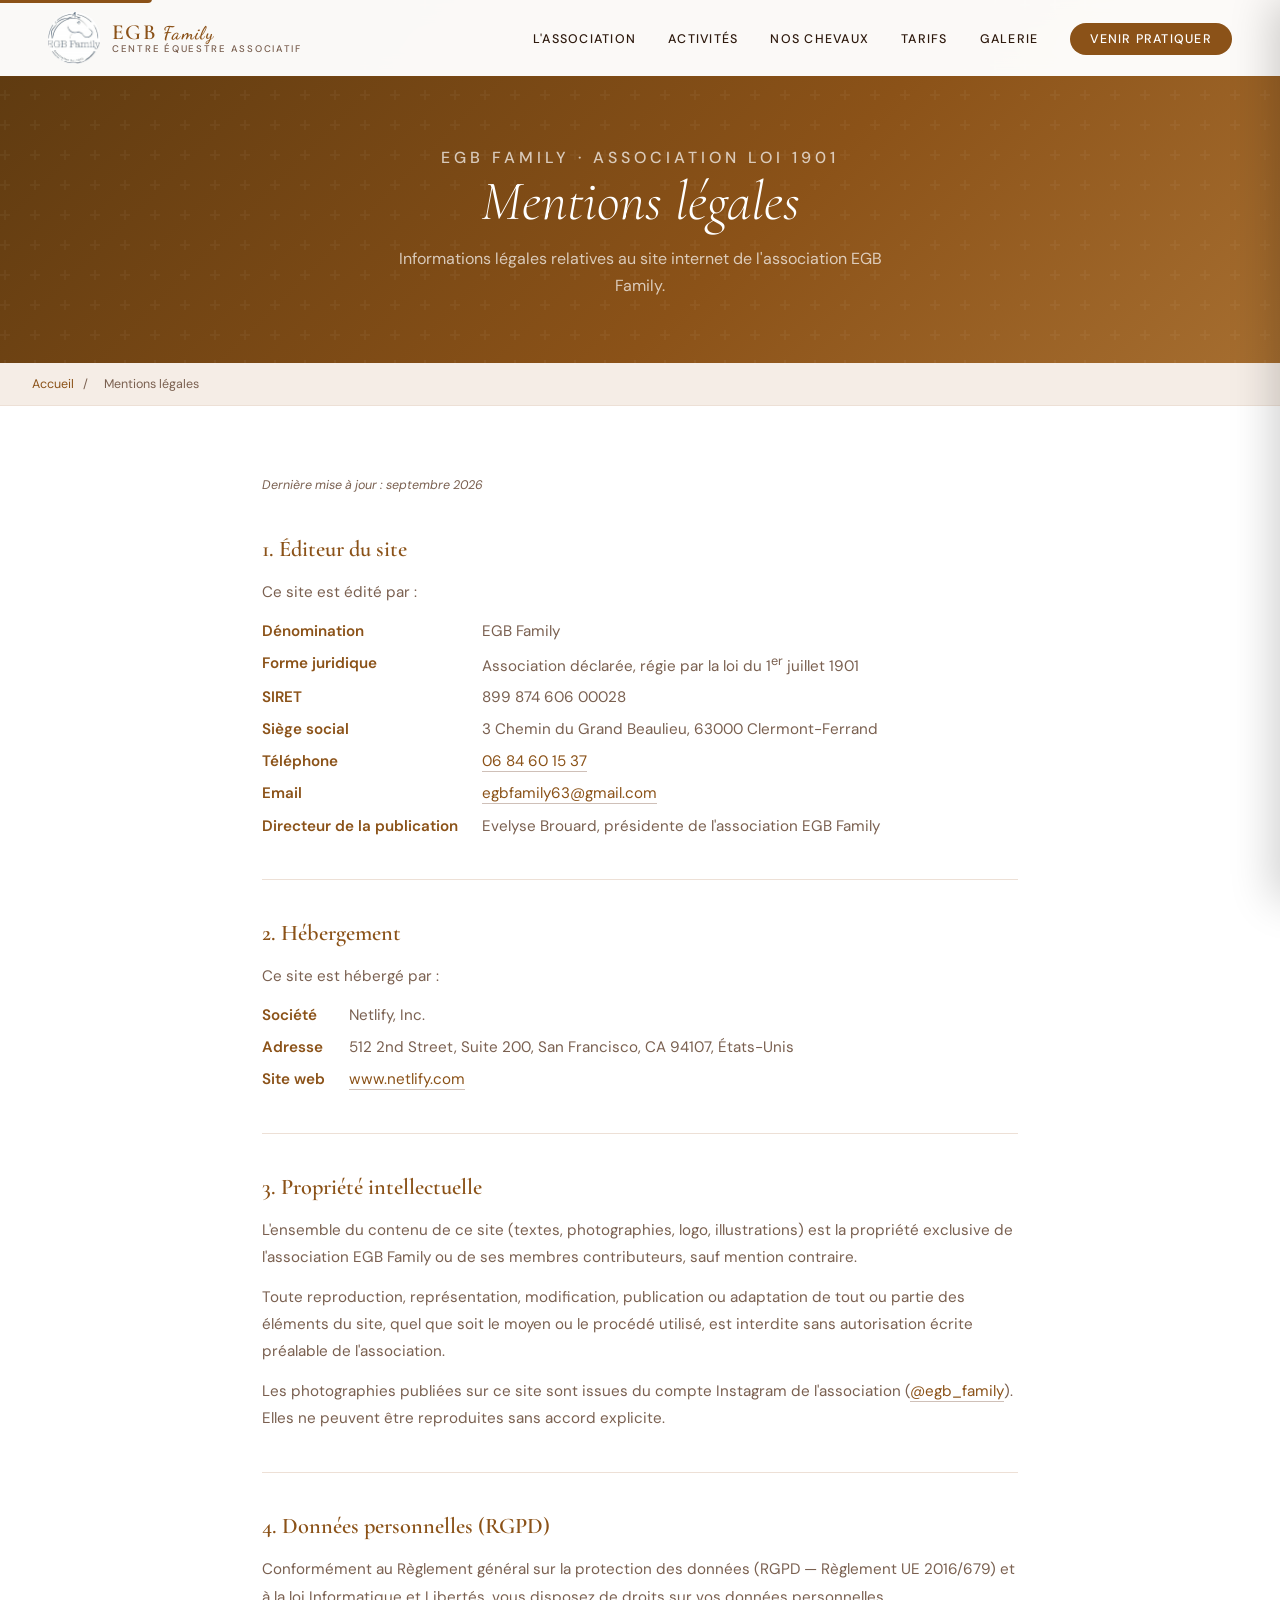
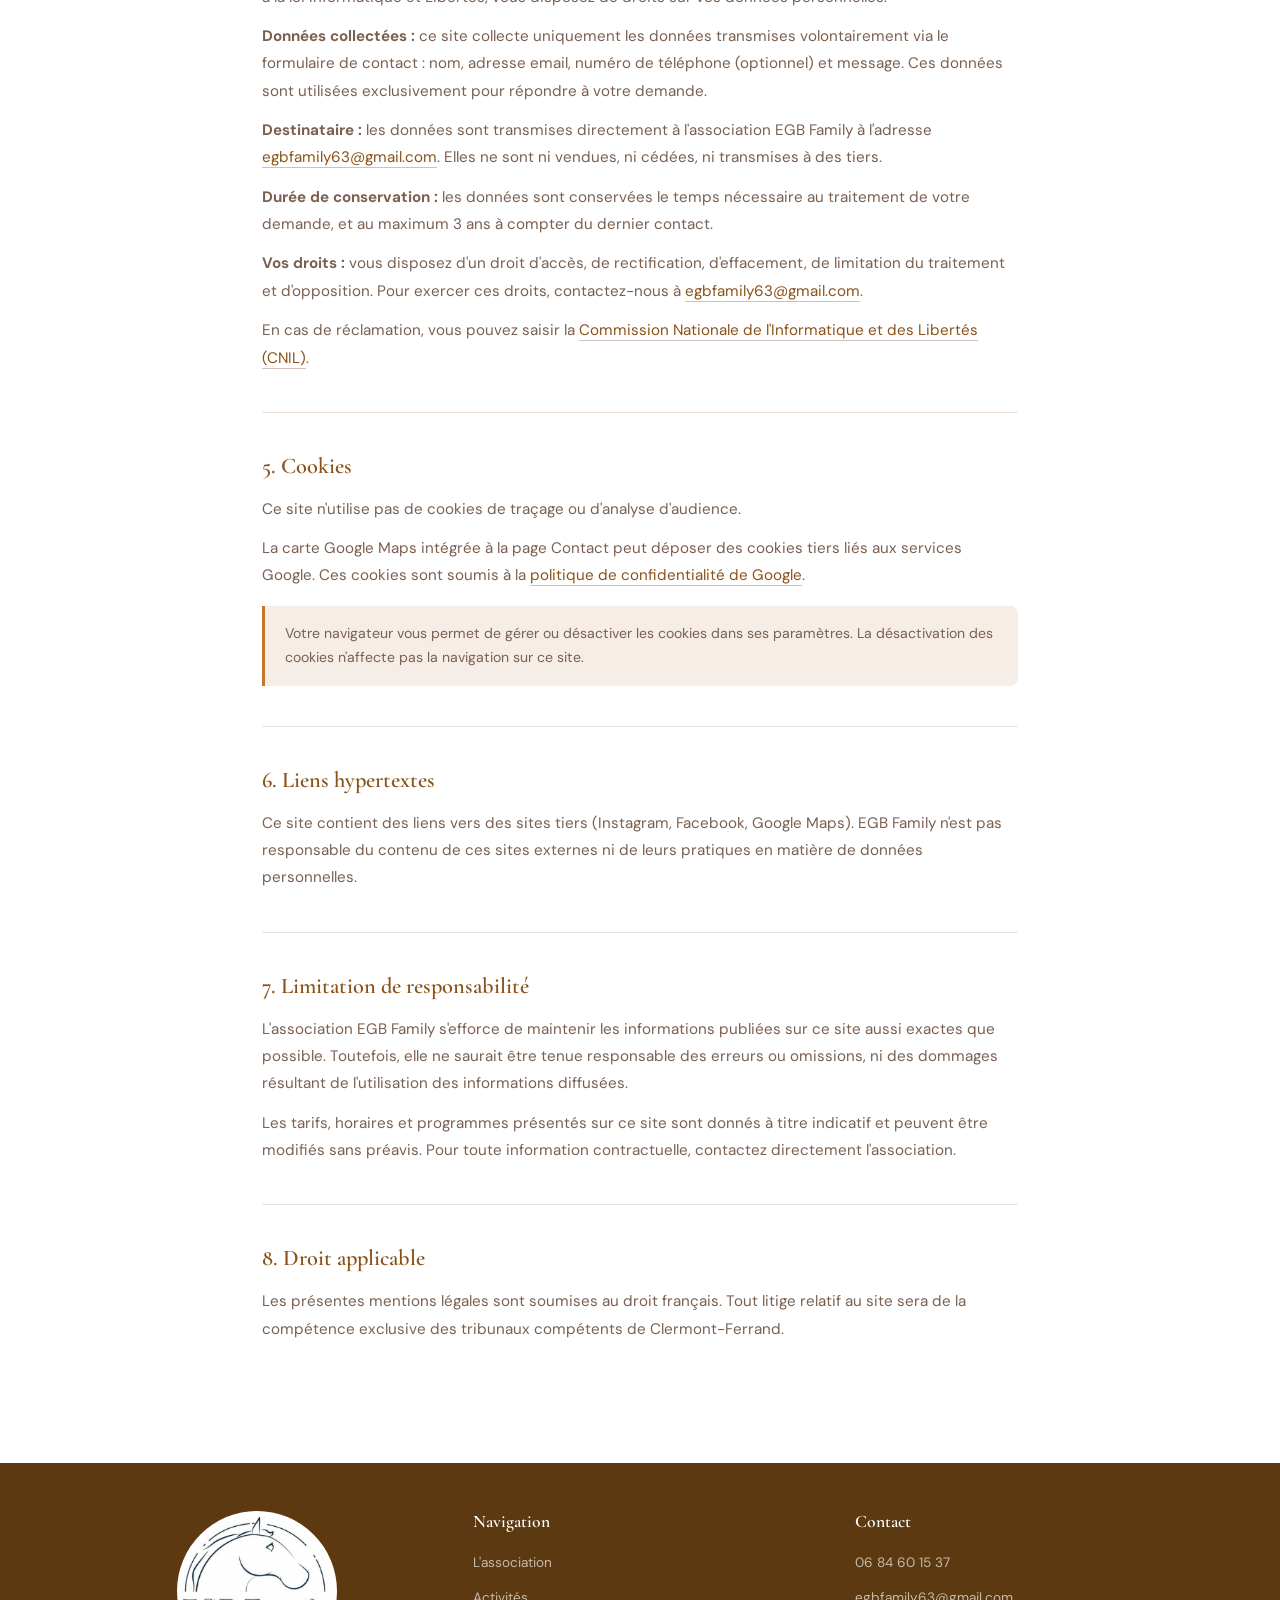
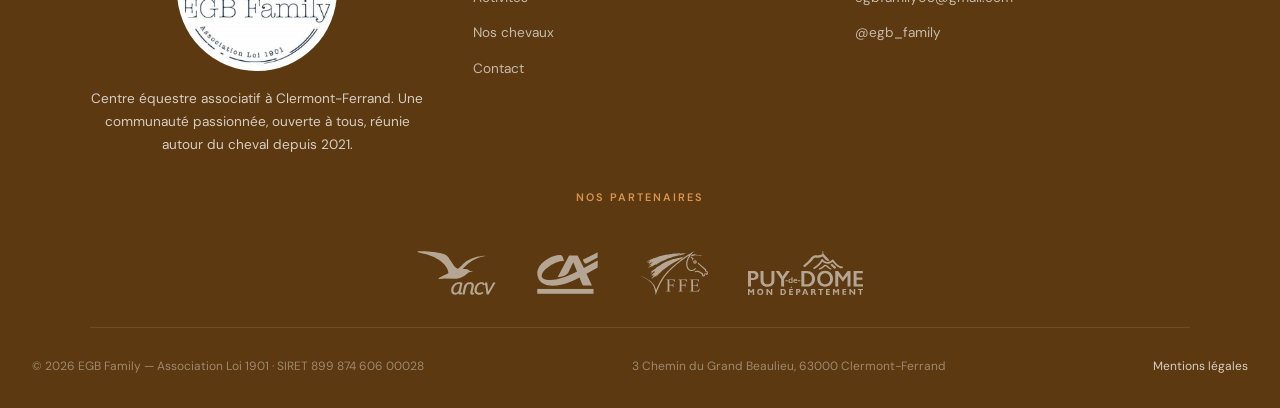
<file: mentions-legales.html>
<!DOCTYPE html>
<html lang="fr">
<head>
  <meta charset="UTF-8">
  <meta name="viewport" content="width=device-width, initial-scale=1.0">

  <title>Mentions légales — EGB Family | Centre Équestre Clermont-Ferrand</title>
  <meta name="description" content="Mentions légales du site EGB Family — association équestre Loi 1901, SIRET 899 874 606 00028, 3 Chemin du Grand Beaulieu, 63000 Clermont-Ferrand.">
  <meta name="robots" content="noindex, follow">

  <!-- Open Graph -->
  <meta property="og:type"    content="website">
  <meta property="og:title"   content="Mentions légales — EGB Family">
  <meta property="og:locale"  content="fr_FR">

  <!-- Fonts -->
  <link rel="preconnect" href="https://fonts.googleapis.com">
  <link rel="preconnect" href="https://fonts.gstatic.com" crossorigin>
  <link rel="preload" as="style"
    href="https://fonts.googleapis.com/css2?family=Cormorant+Garamond:ital,wght@0,300;0,600;1,300;1,600&family=DM+Sans:wght@400;500&family=Dancing+Script:wght@600&display=swap">
  <link rel="stylesheet"
    href="https://fonts.googleapis.com/css2?family=Cormorant+Garamond:ital,wght@0,300;0,600;1,300;1,600&family=DM+Sans:wght@400;500&family=Dancing+Script:wght@600&display=swap"
    media="print" onload="this.media='all'">
  <noscript>
    <link rel="stylesheet" href="https://fonts.googleapis.com/css2?family=Cormorant+Garamond:ital,wght@0,300;0,600;1,300;1,600&family=DM+Sans:wght@400;500&family=Dancing+Script:wght@600&display=swap">
  </noscript>

  <link rel="stylesheet" href="charte.css">
  <link rel="icon" href="favicon.ico" sizes="any">
  <link rel="icon" href="img/logos/logo_egbfamily.png" type="image/png">
  <link rel="preload" as="image" href="img/logos/logo_egbfamily.png">

  <style>
    .icon-stroke { fill:none; stroke:currentColor; stroke-width:1.5; stroke-linecap:round; stroke-linejoin:round; }

    .skip-link {
      position:absolute; top:-40px; left:0;
      background:var(--color-primary); color:#fff;
      padding:8px 16px; z-index:999; border-radius:0 0 4px 0;
      transition:top .2s;
    }
    .skip-link:focus { top:0; }

    /* ── Navbar ────────────────────────────────────────────── */
    .navbar {
      position:fixed; top:0; left:0; right:0; z-index:100;
      display:flex; align-items:center; justify-content:space-between;
      padding:.75rem 3rem;
      background:rgba(255,255,255,.97);
      backdrop-filter:blur(10px);
      box-shadow:0 1px 0 rgba(139,82,24,.10);
      transition:padding var(--transition-base);
    }
    .navbar-logo { display:flex; align-items:center; gap:.75rem; text-decoration:none; }
    .navbar-logo img { height:52px; width:52px; }
    .navbar-logo-text { display:flex; flex-direction:column; line-height:1; }
    .navbar-logo-egb { font-family:var(--font-heading); font-size:1.35rem; font-weight:600; letter-spacing:.06em; color:var(--color-primary); }
    .navbar-logo-family { font-family:var(--font-accent); font-size:1.15rem; font-weight:600; }
    .navbar-logo-sub { font-size:.6rem; font-weight:500; letter-spacing:.18em; text-transform:uppercase; color:var(--color-text-muted); }
    .navbar-links { display:flex; align-items:center; gap:2rem; list-style:none; }
    .navbar-links a {
      font-size:.78rem; font-weight:500; letter-spacing:.1em;
      text-transform:uppercase; color:var(--color-text); text-decoration:none;
      position:relative; transition:color var(--transition-fast);
    }
    .navbar-links a::after {
      content:''; position:absolute; bottom:-3px; left:0;
      width:0; height:1.5px; background:var(--color-accent);
      transition:width var(--transition-base);
    }
    .navbar-links a:hover { color:var(--color-primary); }
    .navbar-links a:hover::after { width:100%; }
    .navbar-cta {
      background:var(--color-primary) !important; color:#fff !important;
      padding:.5rem 1.25rem; border-radius:var(--radius-full);
    }
    .navbar-cta::after { display:none !important; }
    .navbar-cta:hover { background:var(--color-primary-dark) !important; }
    .burger {
      display:none; flex-direction:column; justify-content:center; gap:5px;
      cursor:pointer; padding:6px; background:none; border:none;
      width:40px; height:40px;
    }
    .burger span {
      display:block; width:24px; height:2px;
      background:var(--color-primary); border-radius:2px;
      transition:transform .35s ease, opacity .25s ease; transform-origin:center;
    }
    .burger.open span:nth-child(1) { transform:translateY(7px) rotate(45deg); }
    .burger.open span:nth-child(2) { opacity:0; transform:scaleX(0); }
    .burger.open span:nth-child(3) { transform:translateY(-7px) rotate(-45deg); }

    /* ── Overlay + Drawer ───────────────────────────────────── */
    .drawer-overlay {
      position:fixed; inset:0; z-index:150;
      background:rgba(46,26,14,.55); backdrop-filter:blur(3px);
      opacity:0; pointer-events:none; transition:opacity .35s ease;
    }
    .drawer-overlay.open { opacity:1; pointer-events:all; }
    .drawer {
      position:fixed; top:0; right:0; bottom:0; z-index:160;
      width:min(300px, 85vw); background:#fff;
      display:flex; flex-direction:column;
      box-shadow:-8px 0 40px rgba(0,0,0,.18);
      transform:translateX(100%); transition:transform .38s cubic-bezier(.4,0,.2,1);
      overflow-y:auto;
    }
    .drawer.open { transform:translateX(0); }
    .drawer-header {
      display:flex; align-items:center; justify-content:space-between;
      padding:1.1rem 1.25rem; border-bottom:1px solid var(--color-bg-warm); flex-shrink:0;
    }
    .drawer-logo { display:flex; align-items:center; gap:.6rem; text-decoration:none; }
    .drawer-logo img { height:42px; width:42px; }
    .drawer-logo-text { line-height:1; }
    .drawer-logo-egb { font-family:var(--font-heading); font-size:1.1rem; font-weight:600; color:var(--color-primary); }
    .drawer-logo-family { font-family:var(--font-accent); }
    .drawer-close {
      background:none; border:none; cursor:pointer; padding:8px;
      color:var(--color-text-muted); border-radius:var(--radius-sm);
      transition:background var(--transition-fast),color var(--transition-fast);
    }
    .drawer-close:hover { background:var(--color-bg-warm); color:var(--color-primary); }
    .drawer-close svg { width:18px; height:18px; }
    .drawer-nav { flex:1; padding:1rem 0; }
    .drawer-nav a {
      display:flex; align-items:center; gap:.85rem;
      padding:.9rem 1.5rem; font-size:.9rem; font-weight:500;
      color:var(--color-text); text-decoration:none;
      border-left:3px solid transparent;
      transition:background var(--transition-fast),color var(--transition-fast),border-color var(--transition-fast);
    }
    .drawer-nav a svg { width:18px; height:18px; color:var(--color-secondary-dark); flex-shrink:0; }
    .drawer-nav a:hover { background:var(--color-bg-light); color:var(--color-primary); border-left-color:var(--color-accent); }
    .drawer-divider { height:1px; background:var(--color-bg-warm); margin:.5rem 1.5rem; }
    .drawer-footer {
      padding:1.25rem 1.5rem; border-top:1px solid var(--color-bg-warm);
      display:flex; gap:.75rem; flex-shrink:0;
    }
    .drawer-footer a {
      display:flex; align-items:center; gap:.4rem;
      font-size:.78rem; font-weight:500; text-decoration:none;
      color:var(--color-text-muted); transition:color var(--transition-fast);
    }
    .drawer-footer a svg { width:16px; height:16px; }
    .drawer-footer a:hover { color:var(--color-primary); }

    /* ── Page hero ──────────────────────────────────────────── */
    .page-hero {
      padding:9rem 2rem 4rem;
      background:linear-gradient(135deg, var(--color-primary-dark) 0%, var(--color-primary) 60%, #A66E30 100%);
      text-align:center; position:relative; overflow:hidden;
    }
    .page-hero::before {
      content:''; position:absolute; inset:0;
      background:url("data:image/svg+xml,%3Csvg width='60' height='60' viewBox='0 0 60 60' xmlns='http://www.w3.org/2000/svg'%3E%3Cg fill='none' fill-rule='evenodd'%3E%3Cg fill='%23ffffff' fill-opacity='0.04'%3E%3Cpath d='M36 34v-4h-2v4h-4v2h4v4h2v-4h4v-2h-4zm0-30V0h-2v4h-4v2h4v4h2V6h4V4h-4zM6 34v-4H4v4H0v2h4v4h2v-4h4v-2H6zM6 4V0H4v4H0v2h4v4h2V6h4V4H6z'/%3E%3C/g%3E%3C/g%3E%3C/svg%3E");
    }
    .page-hero-eyebrow {
      font-size:.78rem; font-weight:500; letter-spacing:.25em; text-transform:uppercase;
      color:var(--color-accent-light); margin-bottom:1rem; position:relative;
    }
    .page-hero h1 {
      font-family:var(--font-heading); font-size:clamp(2rem,5vw,3.5rem);
      color:#fff; font-weight:300; font-style:italic; line-height:1.1;
      margin-bottom:.75rem; position:relative;
    }
    .page-hero p {
      font-size:1rem; color:rgba(255,255,255,.7); max-width:520px;
      margin:0 auto; position:relative;
    }

    /* ── Breadcrumb ─────────────────────────────────────────── */
    .breadcrumb {
      background:var(--color-bg-light); padding:.65rem 2rem;
      font-size:.78rem; color:var(--color-text-muted);
      border-bottom:1px solid var(--color-bg-warm);
    }
    .breadcrumb a { color:var(--color-primary); text-decoration:none; }
    .breadcrumb a:hover { text-decoration:underline; }
    .breadcrumb span { margin:0 .4rem; }

    /* ── Contenu mentions légales ───────────────────────────── */
    .mentions-content {
      max-width:820px; margin:0 auto;
      padding:4rem 2rem 5rem;
    }
    .mentions-section {
      margin-bottom:2.5rem;
      padding-bottom:2.5rem;
      border-bottom:1px solid var(--color-bg-warm);
    }
    .mentions-section:last-child {
      border-bottom:none; margin-bottom:0;
    }
    .mentions-section h2 {
      font-size:1.4rem; font-weight:600; color:var(--color-primary);
      margin-bottom:1rem;
    }
    .mentions-section p {
      font-size:.95rem; color:var(--color-text-muted); line-height:1.8;
      margin-bottom:.75rem;
    }
    .mentions-section p:last-child { margin-bottom:0; }
    .mentions-section a {
      color:var(--color-primary); text-decoration:none;
      border-bottom:1px solid var(--color-secondary);
      transition:border-color var(--transition-fast), color var(--transition-fast);
    }
    .mentions-section a:hover {
      color:var(--color-accent);
      border-color:var(--color-accent);
    }
    .mentions-dl {
      display:grid; grid-template-columns:max-content 1fr;
      gap:.4rem 1.5rem; font-size:.95rem; margin-top:.75rem;
    }
    .mentions-dl dt {
      font-weight:600; color:var(--color-primary); white-space:nowrap;
    }
    .mentions-dl dd {
      color:var(--color-text-muted); line-height:1.6;
    }
    .mentions-notice {
      background:var(--color-bg-light); border-left:3px solid var(--color-accent);
      border-radius:0 var(--radius-md) var(--radius-md) 0;
      padding:1rem 1.25rem; font-size:.88rem; color:var(--color-text-muted);
      line-height:1.7; margin-top:1rem;
    }
    .update-date {
      display:inline-block; font-size:.78rem; color:var(--color-text-muted);
      font-style:italic; margin-bottom:2.5rem;
    }

    /* ── Footer ─────────────────────────────────────────────── */
    footer { background:var(--color-primary-dark); color:rgba(255,255,255,.75); padding:3rem 2rem 2rem; }
    .footer-inner {
      max-width:1100px; margin:0 auto;
      display:grid; grid-template-columns:1fr 1fr 1fr; gap:3rem; align-items:start;
    }
    .footer-logo-wrap {
      width:160px; height:160px; border-radius:50%;
      background:#fff; display:flex; align-items:center; justify-content:center;
      margin:0 auto 1rem;
    }
    .footer-logo-wrap img { height:148px; width:148px; }
    .footer-brand p { font-size:.85rem; line-height:1.7; text-align:center; }
    .footer-col h4 { font-family:var(--font-heading); font-size:1.1rem; color:#fff; margin-bottom:1rem; }
    .footer-links { list-style:none; display:flex; flex-direction:column; gap:.5rem; }
    .footer-links a { color:rgba(255,255,255,.65); text-decoration:none; font-size:.85rem; transition:color var(--transition-fast); }
    .footer-links a:hover { color:#fff; }
    .footer-partners {
      max-width:1100px; margin:0 auto;
      padding:2rem 0;
      border-bottom:1px solid rgba(255,255,255,.1);
      display:flex; align-items:center; justify-content:center;
      flex-wrap:wrap; gap:2.5rem;
    }
    .footer-partners-label {
      flex-basis:100%; text-align:center;
      font-size:.68rem; font-weight:600; letter-spacing:.18em;
      text-transform:uppercase; color:var(--color-accent-light);
      margin-bottom:.25rem;
    }
    .footer-partners a { display:flex; align-items:center; }
    .footer-partners img {
      height:44px; width:auto; max-width:120px;
      filter:brightness(0) invert(1); opacity:.55;
      transition:opacity .2s ease;
    }
    .footer-partners a:hover img { opacity:1; }
    .footer-bottom {
      border-top:none; margin-top:.5rem; padding-top:1.25rem;
      display:flex; justify-content:space-between; flex-wrap:wrap; gap:.5rem;
      font-size:.75rem; color:rgba(255,255,255,.4);
    }
    .footer-bottom a { color:rgba(255,255,255,.4); text-decoration:none; transition:color var(--transition-fast); }
    .footer-bottom a:hover { color:rgba(255,255,255,.8); }
    .footer-bottom a[aria-current="page"] { color:rgba(255,255,255,.75); }

    /* ── Scroll to top ───────────────────────────────────────── */
    .scroll-top {
      position:fixed; bottom:1.75rem; left:1.75rem; z-index:200;
      width:46px; height:46px; border-radius:50%; border:none;
      background:var(--color-primary); color:#fff;
      display:flex; align-items:center; justify-content:center;
      cursor:pointer; opacity:0; transform:translateY(12px);
      pointer-events:none;
      transition:opacity .3s ease, transform .3s ease, background var(--transition-fast);
    }
    .scroll-top.visible { opacity:1; transform:translateY(0); pointer-events:all; }
    .scroll-top:hover { background:var(--color-primary-dark); }
    .scroll-top svg { width:20px; height:20px; }

    /* ── Responsive ─────────────────────────────────────────── */
    @media (max-width:768px) {
      .navbar { padding:.75rem 1.25rem; }
      .navbar-links { display:none; }
      .burger { display:flex; }
      .mentions-content { padding:3rem 1.25rem 4rem; }
      .footer-inner { grid-template-columns:1fr; gap:2rem; }
      .footer-bottom { flex-direction:column; text-align:center; }
      .mentions-dl { grid-template-columns:1fr; gap:.25rem; }
      .mentions-dl dt { margin-top:.5rem; }
    }
  </style>
</head>
<body>

  <!-- SVG sprite ────────────────────────────────────────────── -->
  <svg xmlns="http://www.w3.org/2000/svg" style="display:none" aria-hidden="true">
    <symbol id="i-users" viewBox="0 0 24 24"><path class="icon-stroke" d="M18 18.72a9.09 9.09 0 003.74-.48 3 3 0 00-4.68-2.72m.94 3.2v.03c0 .22-.01.45-.04.66A11.94 11.94 0 0112 21c-2.17 0-4.21-.576-5.96-1.584A6.06 6.06 0 016 18.72m12 0a5.97 5.97 0 00-.94-3.2m0 0A6 6 0 0012 12.75a6 6 0 00-5.06 2.77m0 0a3 3 0 00-4.68 2.72 8.99 8.99 0 003.74.48m.94-3.2a5.97 5.97 0 00-.94 3.2M15 6.75a3 3 0 11-6 0 3 3 0 016 0zm6 3a2.25 2.25 0 11-4.5 0 2.25 2.25 0 014.5 0zm-13.5 0a2.25 2.25 0 11-4.5 0 2.25 2.25 0 014.5 0z"/></symbol>
    <symbol id="i-graduation" viewBox="0 0 24 24"><path class="icon-stroke" d="M4.26 10.147a60.44 60.44 0 00-.491 6.347A48.63 48.63 0 0112 20.904a48.63 48.63 0 018.232-4.41 60.46 60.46 0 00-.491-6.347m-15.482 0a50.57 50.57 0 00-2.658-.813A59.9 59.9 0 0112 3.493a59.9 59.9 0 0110.399 5.84c-.896.248-1.783.52-2.658.814m-15.482 0A50.7 50.7 0 0112 13.489a50.7 50.7 0 017.74-3.342M6.75 15a.75.75 0 100-1.5.75.75 0 000 1.5zm0 0v-3.675A55.38 55.38 0 0112 8.443m-7.007 11.55A5.98 5.98 0 006.75 15.75v-1.5"/></symbol>
    <symbol id="i-horse" viewBox="0 0 24 24"><path class="icon-stroke" d="M15.5 5c.5-.8 1.5-1 2-1s1 .3 1 .8-.3.7-.8.9c.4.2.8.5.8 1-.1.6-.7.9-1.5.8.3.5.2 1.2-.5 1.4l-.8.2c-.5 1.2-1.8 2-3 2.3l.1 2.6c.7.6 1.1 1.4 1 2.4l-.8 4.3c-.2.9-1 1.3-1.7 1-.6-.3-.8-1.1-.6-1.8l.5-3.3c-.6-.9-.9-2-.6-3.1l-2.4 3.5c-.4 1-.6 2.1-.4 3.1.2.9-.3 1.7-1.1 1.7-.7 0-1.2-.7-1.1-1.5.2-1.4.7-2.7 1.5-3.8l2-3c-.9-.6-1.5-1.5-1.4-2.7l-.8-.9c-.6-.8-.5-1.8.1-2.3.5-.4 1.2-.3 1.6.1l.6.6c1 .1 2.1.5 3 1.3l1.6-.6c1-.4 1.8-1.2 2.2-2.1z"/></symbol>
    <symbol id="i-star" viewBox="0 0 24 24"><path class="icon-stroke" d="M11.48 3.499a.562.562 0 011.04 0l2.125 5.111a.563.563 0 00.475.345l5.518.442c.499.04.701.663.321.988l-4.204 3.602a.563.563 0 00-.182.557l1.285 5.385a.562.562 0 01-.84.61l-4.725-2.885a.563.563 0 00-.586 0L6.982 20.54a.562.562 0 01-.84-.61l1.285-5.386a.562.562 0 00-.182-.557l-4.204-3.602a.563.563 0 01.321-.988l5.518-.442a.563.563 0 00.475-.345L11.48 3.5z"/></symbol>
    <symbol id="i-photo" viewBox="0 0 24 24"><path class="icon-stroke" d="M2.25 15.75l5.159-5.159a2.25 2.25 0 013.182 0l5.159 5.159m-1.5-1.5l1.409-1.409a2.25 2.25 0 013.182 0l2.909 2.909m-18 3.75h16.5a1.5 1.5 0 001.5-1.5V6a1.5 1.5 0 00-1.5-1.5H3.75A1.5 1.5 0 002.25 6v12a1.5 1.5 0 001.5 1.5zm10.5-11.25h.008v.008h-.008V8.25zm.375 0a.375.375 0 11-.75 0 .375.375 0 01.75 0z"/></symbol>
    <symbol id="i-location" viewBox="0 0 24 24"><path d="M11.54 22.351l.07.04.028.016a.76.76 0 00.723 0l.028-.015.071-.041a16.975 16.975 0 001.144-.742 19.58 19.58 0 002.683-2.282c1.944-2.003 3.5-4.697 3.5-8.327a8 8 0 10-16 0c0 3.63 1.556 6.324 3.5 8.327a19.58 19.58 0 002.682 2.282 16.975 16.975 0 001.145.742zM12 13.5a3 3 0 100-6 3 3 0 000 6z" fill-rule="evenodd" clip-rule="evenodd"/></symbol>
    <symbol id="i-instagram" viewBox="0 0 24 24"><path d="M12 2.163c3.204 0 3.584.012 4.85.07 3.252.148 4.771 1.691 4.919 4.919.058 1.265.069 1.645.069 4.849 0 3.205-.012 3.584-.069 4.849-.149 3.225-1.664 4.771-4.919 4.919-1.266.058-1.644.07-4.85.07-3.204 0-3.584-.012-4.849-.07-3.26-.149-4.771-1.699-4.919-4.92-.058-1.265-.07-1.644-.07-4.849 0-3.204.013-3.583.07-4.849.149-3.227 1.664-4.771 4.919-4.919 1.266-.057 1.645-.069 4.849-.069zm0-2.163c-3.259 0-3.667.014-4.947.072-4.358.2-6.78 2.618-6.98 6.98-.059 1.281-.073 1.689-.073 4.948 0 3.259.014 3.668.072 4.948.2 4.358 2.618 6.78 6.98 6.98 1.281.058 1.689.072 4.948.072 3.259 0 3.668-.014 4.948-.072 4.354-.2 6.782-2.618 6.979-6.98.059-1.28.073-1.689.073-4.948 0-3.259-.014-3.667-.072-4.947-.196-4.354-2.617-6.78-6.979-6.98-1.281-.059-1.69-.073-4.949-.073zm0 5.838c-3.403 0-6.162 2.759-6.162 6.162s2.759 6.163 6.162 6.163 6.162-2.759 6.162-6.163c0-3.403-2.759-6.162-6.162-6.162zm0 10.162c-2.209 0-4-1.79-4-4 0-2.209 1.791-4 4-4s4 1.791 4 4c0 2.21-1.791 4-4 4zm6.406-11.845c-.796 0-1.441.645-1.441 1.44s.645 1.44 1.441 1.44c.795 0 1.439-.645 1.439-1.44s-.644-1.44-1.439-1.44z"/></symbol>
    <symbol id="i-facebook" viewBox="0 0 24 24"><path d="M24 12.073c0-6.627-5.373-12-12-12s-12 5.373-12 12c0 5.99 4.388 10.954 10.125 11.854v-8.385H7.078v-3.47h3.047V9.43c0-3.007 1.792-4.669 4.533-4.669 1.312 0 2.686.235 2.686.235v2.953H15.83c-1.491 0-1.956.925-1.956 1.874v2.25h3.328l-.532 3.47h-2.796v8.385C19.612 23.027 24 18.062 24 12.073z"/></symbol>
  </svg>

  <a class="skip-link" href="#main">Aller au contenu</a>

  <!-- ════ NAVBAR ════════════════════════════════════════════ -->
  <nav class="navbar" id="navbar" role="navigation" aria-label="Navigation principale">
    <a href="index.html" class="navbar-logo" aria-label="EGB Family — accueil">
      <img src="img/logos/logo_egbfamily.png" alt="" width="52" height="52" fetchpriority="high">
      <div class="navbar-logo-text">
        <span class="navbar-logo-egb">EGB <span class="navbar-logo-family">Family</span></span>
        <span class="navbar-logo-sub">Centre Équestre Associatif</span>
      </div>
    </a>
    <ul class="navbar-links" role="list">
      <li><a href="index.html#association">L'association</a></li>
      <li><a href="index.html#activites">Activités</a></li>
      <li><a href="chevaux.html">Nos chevaux</a></li>
      <li><a href="tarifs.html">Tarifs</a></li>
      <li><a href="index.html#galerie">Galerie</a></li>
      <li><a href="index.html#contact" class="navbar-cta">Venir pratiquer</a></li>
    </ul>
    <button class="burger" id="burger" aria-label="Ouvrir le menu" aria-expanded="false" aria-controls="drawer" onclick="openDrawer()">
      <span></span><span></span><span></span>
    </button>
  </nav>

  <main id="main">

    <!-- ════ PAGE HERO ══════════════════════════════════════ -->
    <section class="page-hero">
      <p class="page-hero-eyebrow">EGB Family · Association Loi 1901</p>
      <h1>Mentions légales</h1>
      <p>Informations légales relatives au site internet de l'association EGB Family.</p>
    </section>

    <!-- Breadcrumb -->
    <nav class="breadcrumb" aria-label="Fil d'Ariane">
      <a href="index.html">Accueil</a>
      <span aria-hidden="true">/</span>
      <span aria-current="page">Mentions légales</span>
    </nav>

    <!-- ════ CONTENU ════════════════════════════════════════ -->
    <div class="mentions-content">

      <span class="update-date">Dernière mise à jour : septembre 2026</span>

      <!-- 1. Éditeur -->
      <section class="mentions-section" aria-labelledby="editeur">
        <h2 id="editeur">1. Éditeur du site</h2>
        <p>Ce site est édité par :</p>
        <dl class="mentions-dl">
          <dt>Dénomination</dt>
          <dd>EGB Family</dd>
          <dt>Forme juridique</dt>
          <dd>Association déclarée, régie par la loi du 1<sup>er</sup> juillet 1901</dd>
          <dt>SIRET</dt>
          <dd>899 874 606 00028</dd>
          <dt>Siège social</dt>
          <dd>3 Chemin du Grand Beaulieu, 63000 Clermont-Ferrand</dd>
          <dt>Téléphone</dt>
          <dd><a href="tel:+33684601537">06 84 60 15 37</a></dd>
          <dt>Email</dt>
          <dd><a href="mailto:egbfamily63@gmail.com">egbfamily63@gmail.com</a></dd>
          <dt>Directeur de la publication</dt>
          <dd>Evelyse Brouard, présidente de l'association EGB Family</dd>
        </dl>
      </section>

      <!-- 2. Hébergement -->
      <section class="mentions-section" aria-labelledby="hebergement">
        <h2 id="hebergement">2. Hébergement</h2>
        <p>Ce site est hébergé par :</p>
        <dl class="mentions-dl">
          <dt>Société</dt>
          <dd>Netlify, Inc.</dd>
          <dt>Adresse</dt>
          <dd>512 2nd Street, Suite 200, San Francisco, CA 94107, États-Unis</dd>
          <dt>Site web</dt>
          <dd><a href="https://www.netlify.com" target="_blank" rel="noopener noreferrer">www.netlify.com</a></dd>
        </dl>
      </section>

      <!-- 3. Propriété intellectuelle -->
      <section class="mentions-section" aria-labelledby="propriete">
        <h2 id="propriete">3. Propriété intellectuelle</h2>
        <p>L'ensemble du contenu de ce site (textes, photographies, logo, illustrations) est la propriété exclusive de l'association EGB Family ou de ses membres contributeurs, sauf mention contraire.</p>
        <p>Toute reproduction, représentation, modification, publication ou adaptation de tout ou partie des éléments du site, quel que soit le moyen ou le procédé utilisé, est interdite sans autorisation écrite préalable de l'association.</p>
        <p>Les photographies publiées sur ce site sont issues du compte Instagram de l'association (<a href="https://www.instagram.com/egb_family/" target="_blank" rel="noopener noreferrer">@egb_family</a>). Elles ne peuvent être reproduites sans accord explicite.</p>
      </section>

      <!-- 4. Données personnelles -->
      <section class="mentions-section" aria-labelledby="donnees">
        <h2 id="donnees">4. Données personnelles (RGPD)</h2>
        <p>Conformément au Règlement général sur la protection des données (RGPD — Règlement UE 2016/679) et à la loi Informatique et Libertés, vous disposez de droits sur vos données personnelles.</p>

        <p><strong>Données collectées :</strong> ce site collecte uniquement les données transmises volontairement via le formulaire de contact : nom, adresse email, numéro de téléphone (optionnel) et message. Ces données sont utilisées exclusivement pour répondre à votre demande.</p>

        <p><strong>Destinataire :</strong> les données sont transmises directement à l'association EGB Family à l'adresse <a href="mailto:egbfamily63@gmail.com">egbfamily63@gmail.com</a>. Elles ne sont ni vendues, ni cédées, ni transmises à des tiers.</p>

        <p><strong>Durée de conservation :</strong> les données sont conservées le temps nécessaire au traitement de votre demande, et au maximum 3 ans à compter du dernier contact.</p>

        <p><strong>Vos droits :</strong> vous disposez d'un droit d'accès, de rectification, d'effacement, de limitation du traitement et d'opposition. Pour exercer ces droits, contactez-nous à <a href="mailto:egbfamily63@gmail.com">egbfamily63@gmail.com</a>.</p>

        <p>En cas de réclamation, vous pouvez saisir la <a href="https://www.cnil.fr" target="_blank" rel="noopener noreferrer">Commission Nationale de l'Informatique et des Libertés (CNIL)</a>.</p>
      </section>

      <!-- 5. Cookies -->
      <section class="mentions-section" aria-labelledby="cookies">
        <h2 id="cookies">5. Cookies</h2>
        <p>Ce site n'utilise pas de cookies de traçage ou d'analyse d'audience.</p>
        <p>La carte Google Maps intégrée à la page Contact peut déposer des cookies tiers liés aux services Google. Ces cookies sont soumis à la <a href="https://policies.google.com/privacy?hl=fr" target="_blank" rel="noopener noreferrer">politique de confidentialité de Google</a>.</p>
        <div class="mentions-notice">
          Votre navigateur vous permet de gérer ou désactiver les cookies dans ses paramètres. La désactivation des cookies n'affecte pas la navigation sur ce site.
        </div>
      </section>

      <!-- 6. Liens externes -->
      <section class="mentions-section" aria-labelledby="liens">
        <h2 id="liens">6. Liens hypertextes</h2>
        <p>Ce site contient des liens vers des sites tiers (Instagram, Facebook, Google Maps). EGB Family n'est pas responsable du contenu de ces sites externes ni de leurs pratiques en matière de données personnelles.</p>
      </section>

      <!-- 7. Limitation de responsabilité -->
      <section class="mentions-section" aria-labelledby="responsabilite">
        <h2 id="responsabilite">7. Limitation de responsabilité</h2>
        <p>L'association EGB Family s'efforce de maintenir les informations publiées sur ce site aussi exactes que possible. Toutefois, elle ne saurait être tenue responsable des erreurs ou omissions, ni des dommages résultant de l'utilisation des informations diffusées.</p>
        <p>Les tarifs, horaires et programmes présentés sur ce site sont donnés à titre indicatif et peuvent être modifiés sans préavis. Pour toute information contractuelle, contactez directement l'association.</p>
      </section>

      <!-- 8. Droit applicable -->
      <section class="mentions-section" aria-labelledby="droit">
        <h2 id="droit">8. Droit applicable</h2>
        <p>Les présentes mentions légales sont soumises au droit français. Tout litige relatif au site sera de la compétence exclusive des tribunaux compétents de Clermont-Ferrand.</p>
      </section>

    </div>

  </main>

  <!-- ════ FOOTER ═════════════════════════════════════════════ -->
  <footer>
    <div class="footer-inner">
      <div class="footer-brand">
        <div class="footer-logo-wrap">
          <img src="img/logos/logo_egbfamily.png" alt="EGB Family" width="148" height="148" loading="lazy">
        </div>
        <p>Centre équestre associatif à Clermont-Ferrand. Une communauté passionnée, ouverte à tous, réunie autour du cheval depuis 2021.</p>
      </div>
      <div class="footer-col">
        <h4>Navigation</h4>
        <ul class="footer-links" role="list">
          <li><a href="index.html#association">L'association</a></li>
          <li><a href="index.html#activites">Activités</a></li>
          <li><a href="chevaux.html">Nos chevaux</a></li>
          <li><a href="index.html#contact">Contact</a></li>
        </ul>
      </div>
      <div class="footer-col">
        <h4>Contact</h4>
        <ul class="footer-links" role="list">
          <li><a href="tel:+33684601537">06 84 60 15 37</a></li>
          <li><a href="mailto:egbfamily63@gmail.com">egbfamily63@gmail.com</a></li>
          <li><a href="https://www.instagram.com/egb_family/" target="_blank" rel="noopener noreferrer">@egb_family</a></li>
        </ul>
      </div>
    </div>
    <div class="footer-partners">
      <p class="footer-partners-label">Nos partenaires</p>
      <a href="https://www.ancv.com" target="_blank" rel="noopener noreferrer" aria-label="ANCV – Chèques-Vacances">
        <img src="img/logos/ANCV_logo_2010.svg" alt="ANCV" height="44" loading="lazy">
      </a>
      <a href="https://www.credit-agricole.fr" target="_blank" rel="noopener noreferrer" aria-label="Crédit Agricole">
        <img src="img/logos/Crédit_Agricole_2020_logo.svg" alt="Crédit Agricole" height="44" loading="lazy">
      </a>
      <a href="https://www.ffe.com" target="_blank" rel="noopener noreferrer" aria-label="Fédération Française d'Équitation">
        <img src="img/logos/Logo_FFE.svg" alt="FFE" height="44" loading="lazy">
      </a>
      <a href="https://www.puy-de-dome.fr" target="_blank" rel="noopener noreferrer" aria-label="Département du Puy-de-Dôme">
        <img src="img/logos/Puy-de-Dôme_(63)_logo_2022.svg" alt="Puy-de-Dôme" height="44" loading="lazy">
      </a>
    </div>
    <div class="footer-bottom">
      <span>© <span class="auto-year">2026</span> EGB Family — Association Loi 1901 · SIRET 899 874 606 00028</span>
      <span>3 Chemin du Grand Beaulieu, 63000 Clermont-Ferrand</span>
      <a href="mentions-legales.html" aria-current="page">Mentions légales</a>
    </div>
  </footer>

  <!-- ════ SCROLL TO TOP ═══════════════════════════════════ -->
  <button class="scroll-top" id="scroll-top" aria-label="Retour en haut de page" onclick="window.scrollTo({top:0,behavior:'smooth'})">
    <svg viewBox="0 0 24 24" fill="none" stroke="currentColor" stroke-width="2" stroke-linecap="round" stroke-linejoin="round" aria-hidden="true">
      <path d="M12 19V5M5 12l7-7 7 7"/>
    </svg>
  </button>

  <!-- ════ DRAWER MOBILE ══════════════════════════════════ -->
  <div class="drawer-overlay" id="drawer-overlay" aria-hidden="true" onclick="closeDrawer()"></div>

  <nav class="drawer" id="drawer" aria-label="Menu mobile" aria-hidden="true">
    <div class="drawer-header">
      <a href="index.html" class="drawer-logo" onclick="closeDrawer()">
        <img src="img/logos/logo_egbfamily.png" alt="EGB Family" width="42" height="42" loading="lazy">
        <div class="drawer-logo-text">
          <span class="drawer-logo-egb">EGB <span class="drawer-logo-family">Family</span></span>
        </div>
      </a>
      <button class="drawer-close" onclick="closeDrawer()" aria-label="Fermer le menu">
        <svg viewBox="0 0 24 24" fill="none" stroke="currentColor" stroke-width="2" stroke-linecap="round">
          <path d="M18 6L6 18M6 6l12 12"/>
        </svg>
      </button>
    </div>

    <div class="drawer-nav">
      <a href="index.html#association">
        <svg viewBox="0 0 24 24" fill="none" stroke="currentColor" stroke-width="1.5" stroke-linecap="round" stroke-linejoin="round" aria-hidden="true"><use href="#i-users"/></svg>
        L'association
      </a>
      <a href="index.html#activites">
        <svg viewBox="0 0 24 24" fill="none" stroke="currentColor" stroke-width="1.5" stroke-linecap="round" stroke-linejoin="round" aria-hidden="true"><use href="#i-graduation"/></svg>
        Activités
      </a>
      <a href="chevaux.html">
        <svg viewBox="0 0 24 24" fill="none" stroke="currentColor" stroke-width="1.5" stroke-linecap="round" stroke-linejoin="round" aria-hidden="true"><use href="#i-horse"/></svg>
        Nos chevaux
      </a>
      <a href="tarifs.html">
        <svg viewBox="0 0 24 24" fill="none" stroke="currentColor" stroke-width="1.5" stroke-linecap="round" stroke-linejoin="round" aria-hidden="true"><use href="#i-star"/></svg>
        Tarifs
      </a>
      <a href="index.html#galerie">
        <svg viewBox="0 0 24 24" fill="none" stroke="currentColor" stroke-width="1.5" stroke-linecap="round" stroke-linejoin="round" aria-hidden="true"><use href="#i-photo"/></svg>
        Galerie
      </a>
      <div class="drawer-divider"></div>
      <a href="index.html#contact">
        <svg viewBox="0 0 24 24" fill="none" stroke="currentColor" stroke-width="1.5" stroke-linecap="round" stroke-linejoin="round" aria-hidden="true"><use href="#i-location"/></svg>
        Contact &amp; accès
      </a>
    </div>

    <div class="drawer-footer">
      <a href="https://www.instagram.com/egb_family/" target="_blank" rel="noopener noreferrer" aria-label="Instagram EGB Family">
        <svg viewBox="0 0 24 24" aria-hidden="true"><use href="#i-instagram"/></svg>
        Instagram
      </a>
      <a href="https://www.facebook.com/profile.php?id=100069871481182" target="_blank" rel="noopener noreferrer" aria-label="Facebook EGB Family">
        <svg viewBox="0 0 24 24" aria-hidden="true"><use href="#i-facebook"/></svg>
        Facebook
      </a>
    </div>
  </nav>

  <script defer>
    document.querySelectorAll('.auto-year').forEach(el => el.textContent = new Date().getFullYear());

    const scrollTopBtn = document.getElementById('scroll-top');
    window.addEventListener('scroll', () => {
      scrollTopBtn.classList.toggle('visible', window.scrollY > 400);
    }, { passive: true });

    const navbar = document.getElementById('navbar');
    window.addEventListener('scroll', () => {
      navbar.style.padding = window.scrollY > 60 ? '.45rem 3rem' : '.75rem 3rem';
    }, { passive: true });

    const drawer  = document.getElementById('drawer');
    const overlay = document.getElementById('drawer-overlay');
    const burger  = document.getElementById('burger');
    let lastFocus;

    function openDrawer() {
      lastFocus = document.activeElement;
      drawer.classList.add('open');
      overlay.classList.add('open');
      burger.classList.add('open');
      drawer.setAttribute('aria-hidden', 'false');
      overlay.setAttribute('aria-hidden', 'false');
      burger.setAttribute('aria-expanded', 'true');
      document.body.style.overflow = 'hidden';
      drawer.querySelector('a, button')?.focus();
    }

    function closeDrawer() {
      drawer.classList.remove('open');
      overlay.classList.remove('open');
      burger.classList.remove('open');
      drawer.setAttribute('aria-hidden', 'true');
      overlay.setAttribute('aria-hidden', 'true');
      burger.setAttribute('aria-expanded', 'false');
      document.body.style.overflow = '';
      lastFocus?.focus();
    }

    document.addEventListener('keydown', e => {
      if (e.key === 'Escape' && drawer.classList.contains('open')) closeDrawer();
    });
  </script>

</body>
</html>
</file>
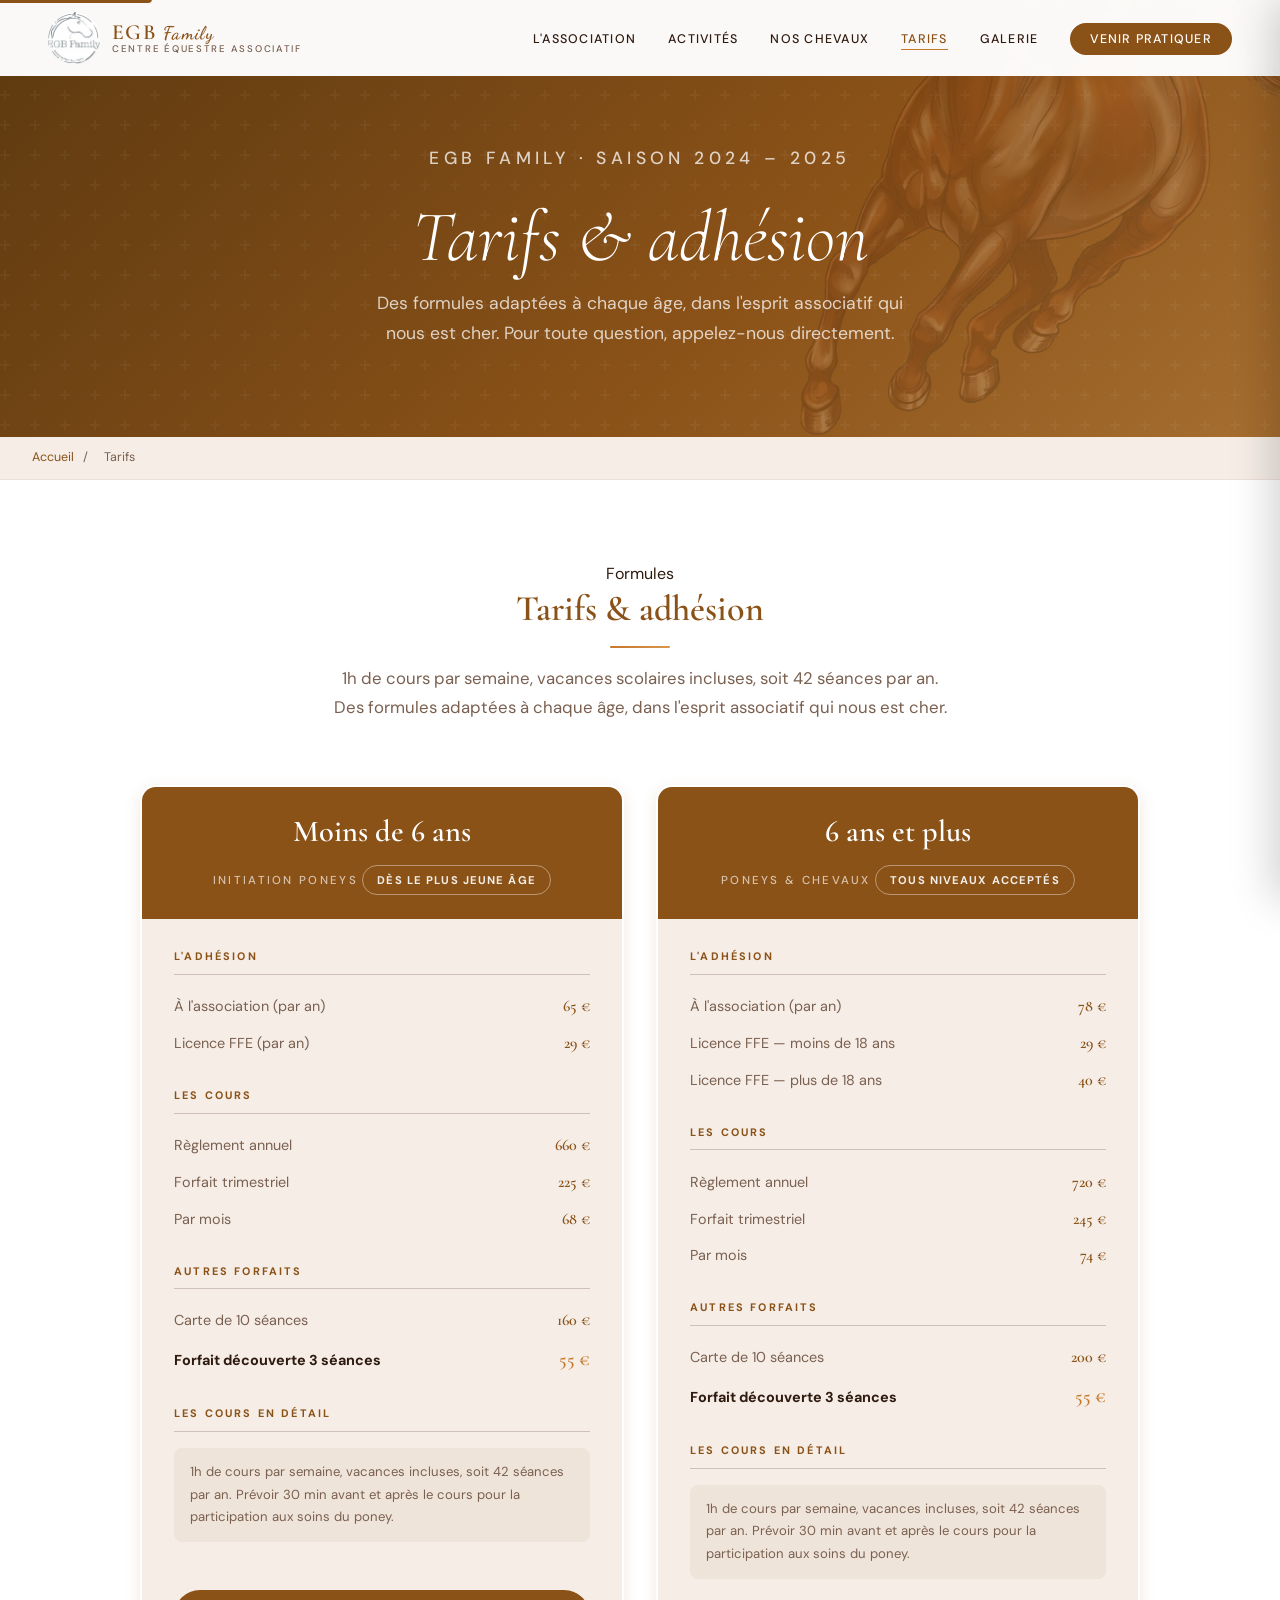
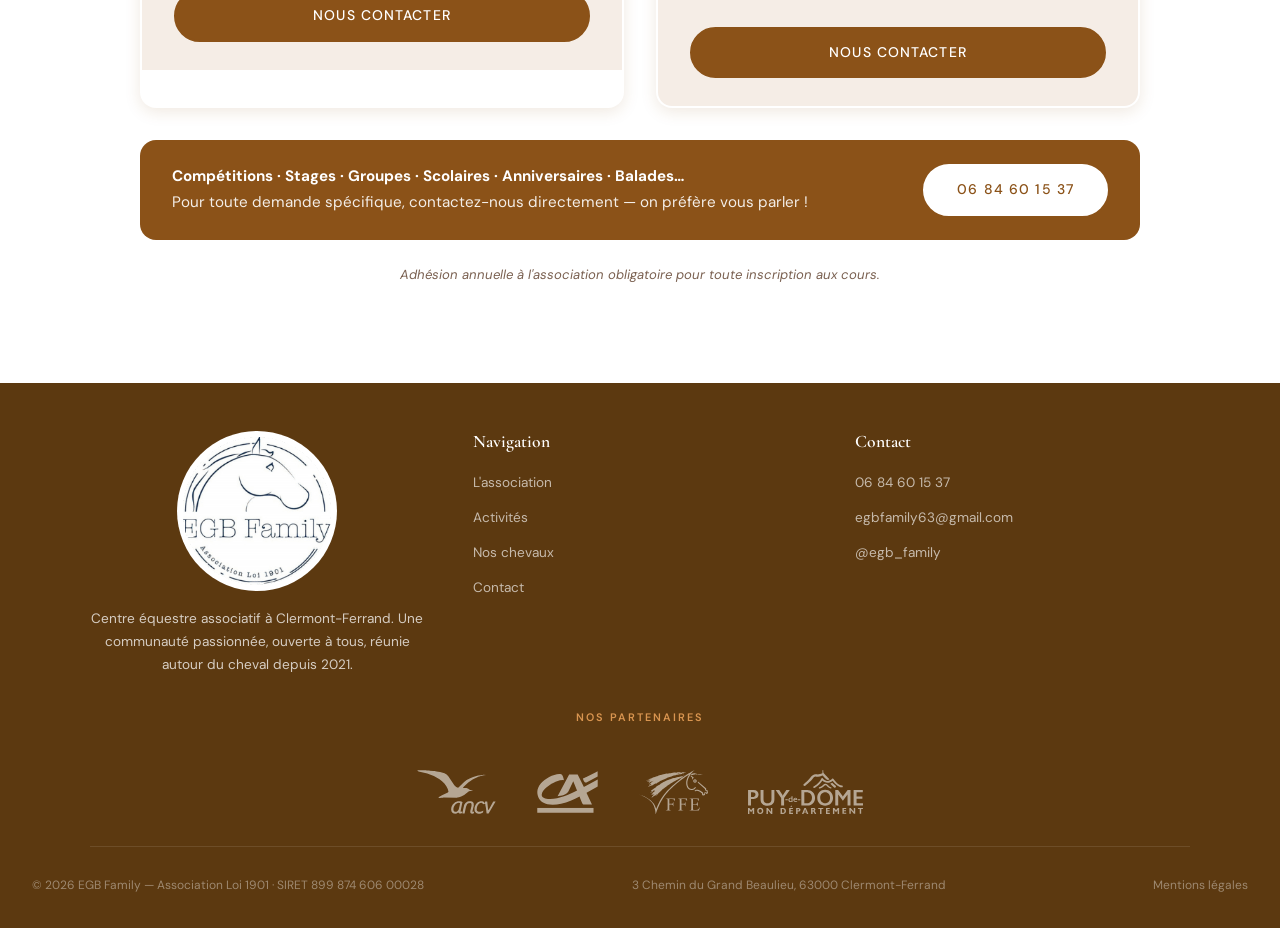
<file: tarifs.html>
<!DOCTYPE html>
<html lang="fr">
<head>
  <meta charset="UTF-8">
  <meta name="viewport" content="width=device-width, initial-scale=1.0">

  <title>Tarifs &amp; Adhésion — EGB Family | Centre Équestre Clermont-Ferrand</title>
  <meta name="description" content="Tarifs de l'association EGB Family à Clermont-Ferrand : cours d'équitation, stages et balades. Saison 2024-2025.">

  <!-- Open Graph -->
  <meta property="og:type"        content="website">
  <meta property="og:title"       content="Tarifs &amp; Adhésion — EGB Family">
  <meta property="og:description" content="Découvrez les formules et tarifs de l'association équestre EGB Family à Clermont-Ferrand.">
  <meta property="og:image"       content="img/logos/logo_egbfamily.png">
  <meta property="og:locale"      content="fr_FR">

  <!-- Fonts -->
  <link rel="preconnect" href="https://fonts.googleapis.com">
  <link rel="preconnect" href="https://fonts.gstatic.com" crossorigin>
  <link rel="preload" as="style"
    href="https://fonts.googleapis.com/css2?family=Cormorant+Garamond:ital,wght@0,300;0,600;1,300;1,600&family=DM+Sans:wght@400;500&family=Dancing+Script:wght@600&display=swap">
  <link rel="stylesheet"
    href="https://fonts.googleapis.com/css2?family=Cormorant+Garamond:ital,wght@0,300;0,600;1,300;1,600&family=DM+Sans:wght@400;500&family=Dancing+Script:wght@600&display=swap"
    media="print" onload="this.media='all'">
  <noscript>
    <link rel="stylesheet" href="https://fonts.googleapis.com/css2?family=Cormorant+Garamond:ital,wght@0,300;0,600;1,300;1,600&family=DM+Sans:wght@400;500&family=Dancing+Script:wght@600&display=swap">
  </noscript>

  <link rel="stylesheet" href="charte.css">
  <link rel="icon" href="favicon.ico" sizes="any">
  <link rel="icon" href="img/logos/logo_egbfamily.png" type="image/png">
  <link rel="preload" as="image" href="img/logos/logo_egbfamily.png">

  <style>
    /* ── Icons ─────────────────────────────────────────────── */
    .icon { display:inline-block; width:1em; height:1em; vertical-align:-0.125em; fill:currentColor; }
    .icon-stroke { fill:none; stroke:currentColor; stroke-width:1.5; stroke-linecap:round; stroke-linejoin:round; }

    /* ── Skip link ───────────────────────────────────────── */
    .skip-link {
      position:absolute; top:-40px; left:0;
      background:var(--color-primary); color:#fff;
      padding:8px 16px; z-index:999; border-radius:0 0 4px 0;
      transition:top .2s;
    }
    .skip-link:focus { top:0; }

    /* ── Navbar ─────────────────────────────────────────── */
    .navbar {
      position:fixed; top:0; left:0; right:0; z-index:100;
      display:flex; align-items:center; justify-content:space-between;
      padding:.75rem 3rem;
      background:rgba(255,255,255,.97);
      backdrop-filter:blur(10px);
      box-shadow:0 1px 0 rgba(139,82,24,.10);
      transition:padding var(--transition-base);
    }
    .navbar-logo { display:flex; align-items:center; gap:.75rem; text-decoration:none; }
    .navbar-logo img { height:52px; width:52px; }
    .navbar-logo-text { display:flex; flex-direction:column; line-height:1; }
    .navbar-logo-egb { font-family:var(--font-heading); font-size:1.35rem; font-weight:600; letter-spacing:.06em; color:var(--color-primary); }
    .navbar-logo-family { font-family:var(--font-accent); font-size:1.15rem; font-weight:600; }
    .navbar-logo-sub { font-size:.6rem; font-weight:500; letter-spacing:.18em; text-transform:uppercase; color:var(--color-text-muted); }
    .navbar-links { display:flex; align-items:center; gap:2rem; list-style:none; }
    .navbar-links a {
      font-size:.78rem; font-weight:500; letter-spacing:.1em;
      text-transform:uppercase; color:var(--color-text); text-decoration:none;
      position:relative; transition:color var(--transition-fast);
    }
    .navbar-links a::after {
      content:''; position:absolute; bottom:-3px; left:0;
      width:0; height:1.5px; background:var(--color-accent);
      transition:width var(--transition-base);
    }
    .navbar-links a:hover { color:var(--color-primary); }
    .navbar-links a:hover::after { width:100%; }
    .navbar-links a.active { color:var(--color-primary); }
    .navbar-links a.active::after { width:100%; }
    .navbar-cta {
      background:var(--color-primary) !important; color:#fff !important;
      padding:.5rem 1.25rem; border-radius:var(--radius-full);
    }
    .navbar-cta::after { display:none !important; }
    .navbar-cta:hover { background:var(--color-primary-dark) !important; }
    .burger {
      display:none; flex-direction:column; justify-content:center; gap:5px;
      cursor:pointer; padding:6px; background:none; border:none;
      width:40px; height:40px;
    }
    .burger span {
      display:block; width:24px; height:2px;
      background:var(--color-primary); border-radius:2px;
      transition:transform .35s ease, opacity .25s ease; transform-origin:center;
    }
    .burger.open span:nth-child(1) { transform:translateY(7px) rotate(45deg); }
    .burger.open span:nth-child(2) { opacity:0; transform:scaleX(0); }
    .burger.open span:nth-child(3) { transform:translateY(-7px) rotate(-45deg); }

    /* ── Overlay + Drawer ────────────────────────────────── */
    .drawer-overlay {
      position:fixed; inset:0; z-index:150;
      background:rgba(46,26,14,.55); backdrop-filter:blur(3px);
      opacity:0; pointer-events:none; transition:opacity .35s ease;
    }
    .drawer-overlay.open { opacity:1; pointer-events:all; }
    .drawer {
      position:fixed; top:0; right:0; bottom:0; z-index:160;
      width:min(300px, 85vw); background:#fff;
      display:flex; flex-direction:column;
      box-shadow:-8px 0 40px rgba(0,0,0,.18);
      transform:translateX(100%); transition:transform .38s cubic-bezier(.4,0,.2,1);
      overflow-y:auto;
    }
    .drawer.open { transform:translateX(0); }
    .drawer-header {
      display:flex; align-items:center; justify-content:space-between;
      padding:1.1rem 1.25rem; border-bottom:1px solid var(--color-bg-warm); flex-shrink:0;
    }
    .drawer-logo { display:flex; align-items:center; gap:.6rem; text-decoration:none; }
    .drawer-logo img { height:42px; width:42px; }
    .drawer-logo-text { line-height:1; }
    .drawer-logo-egb { font-family:var(--font-heading); font-size:1.1rem; font-weight:600; color:var(--color-primary); }
    .drawer-logo-family { font-family:var(--font-accent); }
    .drawer-close {
      background:none; border:none; cursor:pointer; padding:8px;
      color:var(--color-text-muted); border-radius:var(--radius-sm);
      transition:background var(--transition-fast),color var(--transition-fast);
    }
    .drawer-close:hover { background:var(--color-bg-warm); color:var(--color-primary); }
    .drawer-close svg { width:18px; height:18px; }
    .drawer-nav { flex:1; padding:1rem 0; }
    .drawer-nav a {
      display:flex; align-items:center; gap:.85rem;
      padding:.9rem 1.5rem; font-size:.9rem; font-weight:500;
      color:var(--color-text); text-decoration:none;
      border-left:3px solid transparent;
      transition:background var(--transition-fast),color var(--transition-fast),border-color var(--transition-fast);
    }
    .drawer-nav a svg { width:18px; height:18px; color:var(--color-secondary-dark); flex-shrink:0; }
    .drawer-nav a:hover { background:var(--color-bg-light); color:var(--color-primary); border-left-color:var(--color-accent); }
    .drawer-nav a:hover svg { color:var(--color-primary); }
    .drawer-nav a.active { color:var(--color-primary); border-left-color:var(--color-primary); background:var(--color-bg-light); }
    .drawer-divider { height:1px; background:var(--color-bg-warm); margin:.5rem 1.5rem; }
    .drawer-footer {
      padding:1.25rem 1.5rem; border-top:1px solid var(--color-bg-warm);
      display:flex; gap:.75rem; flex-shrink:0;
    }
    .drawer-footer a {
      display:flex; align-items:center; gap:.4rem;
      font-size:.78rem; font-weight:500; text-decoration:none;
      color:var(--color-text-muted); transition:color var(--transition-fast);
    }
    .drawer-footer a svg { width:16px; height:16px; }
    .drawer-footer a:hover { color:var(--color-primary); }

    /* ── Page hero ──────────────────────────────────────── */
    .filigrane-horse {
      position:absolute; pointer-events:none; user-select:none;
      z-index:0; opacity:.07;
    }
    .page-hero {
      padding: 9rem 2rem 4rem;
      background: linear-gradient(135deg, var(--color-primary-dark) 0%, var(--color-primary) 60%, #A66E30 100%);
      text-align: center;
      position: relative;
      overflow: hidden;
    }
    .page-hero::before {
      content: '';
      position: absolute; inset: 0;
      background: url("data:image/svg+xml,%3Csvg width='60' height='60' viewBox='0 0 60 60' xmlns='http://www.w3.org/2000/svg'%3E%3Cg fill='none' fill-rule='evenodd'%3E%3Cg fill='%23ffffff' fill-opacity='0.04'%3E%3Cpath d='M36 34v-4h-2v4h-4v2h4v4h2v-4h4v-2h-4zm0-30V0h-2v4h-4v2h4v4h2V6h4V4h-4zM6 34v-4H4v4H0v2h4v4h2v-4h4v-2H6zM6 4V0H4v4H0v2h4v4h2V6h4V4H6z'/%3E%3C/g%3E%3C/g%3E%3C/svg%3E");
    }
    .page-hero-eyebrow {
      font-size:.78rem; font-weight:500; letter-spacing:.25em; text-transform:uppercase;
      color:var(--color-accent-light); margin-bottom:1rem; position:relative;
    }
    .page-hero h1 {
      font-family:var(--font-heading); font-size:clamp(2.5rem,6vw,4.5rem);
      color:#fff; font-weight:300; font-style:italic; line-height:1.1;
      margin-bottom:.75rem; position:relative;
    }
    .page-hero p {
      font-size:1.1rem; color:rgba(255,255,255,.75); max-width:560px;
      margin:0 auto 1.5rem; position:relative;
    }

    /* ── Breadcrumb ─────────────────────────────────────── */
    .breadcrumb {
      background:var(--color-bg-light); padding:.65rem 2rem;
      font-size:.78rem; color:var(--color-text-muted);
      border-bottom:1px solid var(--color-bg-warm);
    }
    .breadcrumb a { color:var(--color-primary); text-decoration:none; }
    .breadcrumb a:hover { text-decoration:underline; }
    .breadcrumb span { margin:0 .4rem; }

    /* ── Tarifs ─────────────────────────────────────────── */
    .tarifs { padding:5rem 2rem 6rem; background:var(--color-white); }
    .tarifs-header { text-align:center; max-width:620px; margin:0 auto 4rem; }
    .tarifs-header h2 { margin-bottom:1rem; }
    .tarifs-header p { color:var(--color-text-muted); font-size:1.05rem; }

    .tarifs-cols {
      display:grid; grid-template-columns:1fr 1fr;
      gap:2rem; max-width:1000px; margin:0 auto 2rem;
    }
    .tarif-col {
      border-radius:var(--radius-lg); overflow:hidden;
      box-shadow:var(--shadow-md);
      border:2px solid transparent;
      transition:border-color var(--transition-base),box-shadow var(--transition-base);
    }
    .tarif-col:hover { border-color:var(--color-secondary); box-shadow:var(--shadow-lg); }

    .tarif-col-header {
      padding:1.75rem 2rem 1.5rem;
      background:var(--color-primary);
      text-align:center;
    }
    .tarif-col-age {
      font-family:var(--font-heading); font-size:1.9rem; font-weight:600;
      color:#fff; display:block; line-height:1.1; margin-bottom:.25rem;
    }
    .tarif-col-subtitle {
      font-size:.72rem; font-weight:500; letter-spacing:.2em;
      text-transform:uppercase; color:rgba(255,255,255,.65);
    }
    .tarif-col-badge {
      display:inline-block; margin-top:.75rem;
      font-size:.7rem; font-weight:700; letter-spacing:.1em; text-transform:uppercase;
      padding:.3rem .9rem; border-radius:var(--radius-full); border:1.5px solid rgba(255,255,255,.4);
      color:rgba(255,255,255,.9);
    }

    .tarif-col-body { background:var(--color-bg-light); padding:1.75rem 2rem; }

    .tarif-section-title {
      font-size:.68rem; font-weight:700; letter-spacing:.2em;
      text-transform:uppercase; color:var(--color-primary);
      border-bottom:1.5px solid var(--color-secondary);
      padding-bottom:.5rem; margin-bottom:.85rem; margin-top:1.5rem;
    }
    .tarif-section-title:first-child { margin-top:0; }

    .tarif-line {
      display:flex; justify-content:space-between; align-items:baseline;
      font-size:.9rem; padding:.3rem 0;
    }
    .tarif-line-label { color:var(--color-text-muted); }
    .tarif-line-price {
      font-family:var(--font-heading); font-weight:600;
      color:var(--color-primary); font-size:1rem; white-space:nowrap;
    }
    .tarif-line.highlight .tarif-line-label { font-weight:700; color:var(--color-text); }
    .tarif-line.highlight .tarif-line-price { font-size:1.15rem; color:var(--color-accent); }

    .tarif-detail {
      background:rgba(139,82,24,.06); border-radius:var(--radius-md);
      padding:.85rem 1rem; margin-top:1rem;
      font-size:.82rem; color:var(--color-text-muted); line-height:1.7;
    }

    .tarif-col-cta { padding:1.25rem 2rem 1.75rem; background:var(--color-bg-light); }
    .tarif-col-cta .btn { width:100%; justify-content:center; }

    .tarifs-extras {
      max-width:1000px; margin:0 auto;
      background:var(--color-primary); border-radius:var(--radius-lg);
      padding:1.5rem 2rem; display:flex; align-items:center;
      justify-content:space-between; gap:1.5rem; flex-wrap:wrap;
    }
    .tarifs-extras p { color:rgba(255,255,255,.9); font-size:.95rem; }
    .tarifs-extras strong { color:#fff; }
    .tarif-note {
      text-align:center; margin-top:1.5rem;
      font-size:.82rem; color:var(--color-text-muted); font-style:italic;
    }
    .btn-white { background:#fff; color:var(--color-primary); border-color:#fff; }
    .btn-white:hover { background:var(--color-bg-light); }

    @media (max-width:680px) {
      .tarifs-cols { grid-template-columns:1fr; }
    }

    /* ── Footer ─────────────────────────────────────────── */
    footer { background:var(--color-primary-dark); color:rgba(255,255,255,.75); padding:3rem 2rem 2rem; }
    .footer-inner {
      max-width:1100px; margin:0 auto;
      display:grid; grid-template-columns:1fr 1fr 1fr; gap:3rem; align-items:start;
    }
    .footer-logo-wrap {
      width:160px; height:160px; border-radius:50%;
      background:#fff; display:flex; align-items:center; justify-content:center;
      margin:0 auto 1rem;
    }
    .footer-logo-wrap img { height:148px; width:148px; }
    .footer-brand p { font-size:.85rem; line-height:1.7; text-align:center; }
    .footer-col h4 { font-family:var(--font-heading); font-size:1.1rem; color:#fff; margin-bottom:1rem; }
    .footer-links { list-style:none; display:flex; flex-direction:column; gap:.5rem; }
    .footer-links a { color:rgba(255,255,255,.65); text-decoration:none; font-size:.85rem; transition:color var(--transition-fast); }
    .footer-links a:hover { color:#fff; }
    .footer-partners {
      max-width:1100px; margin:0 auto;
      padding:2rem 0;
      border-bottom:1px solid rgba(255,255,255,.1);
      display:flex; align-items:center; justify-content:center;
      flex-wrap:wrap; gap:2.5rem;
    }
    .footer-partners-label {
      flex-basis:100%; text-align:center;
      font-size:.68rem; font-weight:600; letter-spacing:.18em;
      text-transform:uppercase; color:var(--color-accent-light);
      margin-bottom:.25rem;
    }
    .footer-partners a { display:flex; align-items:center; }
    .footer-partners img {
      height:44px; width:auto; max-width:120px;
      filter:brightness(0) invert(1); opacity:.55;
      transition:opacity .2s ease;
    }
    .footer-partners a:hover img { opacity:1; }
    .footer-bottom {
      border-top:none; margin-top:.5rem; padding-top:1.25rem;
      display:flex; justify-content:space-between; flex-wrap:wrap; gap:.5rem;
      font-size:.75rem; color:rgba(255,255,255,.4);
    }

    /* ── Scroll to top ───────────────────────────────────── */
    .scroll-top {
      position:fixed; bottom:1.75rem; left:1.75rem; z-index:200;
      width:46px; height:46px; border-radius:50%; border:none;
      background:var(--color-primary); color:#fff;
      display:flex; align-items:center; justify-content:center;
      cursor:pointer; opacity:0; transform:translateY(12px);
      pointer-events:none;
      transition:opacity .3s ease, transform .3s ease, background var(--transition-fast);
    }
    .scroll-top.visible { opacity:1; transform:translateY(0); pointer-events:all; }
    .scroll-top:hover { background:var(--color-primary-dark); }
    .scroll-top svg { width:20px; height:20px; }

    /* ── Animations reveal ───────────────────────────────── */
    .reveal { opacity:0; transform:translateY(28px); transition:opacity .6s ease, transform .6s ease; }
    .reveal.visible { opacity:1; transform:translateY(0); }
    .stagger > * { opacity:0; transform:translateY(24px); transition:opacity .5s ease, transform .5s ease; }
    .stagger.visible > *:nth-child(1) { opacity:1; transform:none; transition-delay:.05s; }
    .stagger.visible > *:nth-child(2) { opacity:1; transform:none; transition-delay:.12s; }

    /* ── Responsive ──────────────────────────────────────── */
    @media (max-width:768px) {
      .navbar { padding:.75rem 1.25rem; }
      .navbar-links { display:none; }
      .burger { display:flex; }
      .page-hero { padding:8rem 1.25rem 3rem; }
      .footer-inner { grid-template-columns:1fr; gap:2rem; }
    }
  </style>
</head>
<body>

  <!-- SVG Sprite ────────────────────────────────────────────── -->
  <svg xmlns="http://www.w3.org/2000/svg" style="display:none">
    <symbol id="i-chevron-up" viewBox="0 0 24 24"><path class="icon-stroke" d="M4.5 15.75l7.5-7.5 7.5 7.5"/></symbol>
    <symbol id="i-users" viewBox="0 0 24 24"><path class="icon-stroke" d="M18 18.72a9.09 9.09 0 003.74-.48 3 3 0 00-4.68-2.72m.94 3.2v.03c0 .22-.01.45-.04.66A11.94 11.94 0 0112 21c-2.17 0-4.21-.576-5.96-1.584A6.06 6.06 0 016 18.72m12 0a5.97 5.97 0 00-.94-3.2m0 0A6 6 0 0012 12.75a6 6 0 00-5.06 2.77m0 0a3 3 0 00-4.68 2.72 8.99 8.99 0 003.74.48m.94-3.2a5.97 5.97 0 00-.94 3.2M15 6.75a3 3 0 11-6 0 3 3 0 016 0zm6 3a2.25 2.25 0 11-4.5 0 2.25 2.25 0 014.5 0zm-13.5 0a2.25 2.25 0 11-4.5 0 2.25 2.25 0 014.5 0z"/></symbol>
    <symbol id="i-graduation" viewBox="0 0 24 24"><path class="icon-stroke" d="M4.26 10.147a60.44 60.44 0 00-.491 6.347A48.63 48.63 0 0112 20.904a48.63 48.63 0 018.232-4.41 60.46 60.46 0 00-.491-6.347m-15.482 0a50.57 50.57 0 00-2.658-.813A59.9 59.9 0 0112 3.493a59.9 59.9 0 0110.399 5.84c-.896.248-1.783.52-2.658.814m-15.482 0A50.7 50.7 0 0112 13.489a50.7 50.7 0 017.74-3.342M6.75 15a.75.75 0 100-1.5.75.75 0 000 1.5zm0 0v-3.675A55.38 55.38 0 0112 8.443m-7.007 11.55A5.98 5.98 0 006.75 15.75v-1.5"/></symbol>
    <symbol id="i-horse" viewBox="0 0 24 24"><path class="icon-stroke" d="M15.5 5c.5-.8 1.5-1 2-1s1 .3 1 .8-.3.7-.8.9c.4.2.8.5.8 1-.1.6-.7.9-1.5.8.3.5.2 1.2-.5 1.4l-.8.2c-.5 1.2-1.8 2-3 2.3l.1 2.6c.7.6 1.1 1.4 1 2.4l-.8 4.3c-.2.9-1 1.3-1.7 1-.6-.3-.8-1.1-.6-1.8l.5-3.3c-.6-.9-.9-2-.6-3.1l-2.4 3.5c-.4 1-.6 2.1-.4 3.1.2.9-.3 1.7-1.1 1.7-.7 0-1.2-.7-1.1-1.5.2-1.4.7-2.7 1.5-3.8l2-3c-.9-.6-1.5-1.5-1.4-2.7l-.8-.9c-.6-.8-.5-1.8.1-2.3.5-.4 1.2-.3 1.6.1l.6.6c1 .1 2.1.5 3 1.3l1.6-.6c1-.4 1.8-1.2 2.2-2.1z"/></symbol>
    <symbol id="i-star" viewBox="0 0 24 24"><path class="icon-stroke" d="M11.48 3.499a.562.562 0 011.04 0l2.125 5.111a.563.563 0 00.475.345l5.518.442c.499.04.701.663.321.988l-4.204 3.602a.563.563 0 00-.182.557l1.285 5.385a.562.562 0 01-.84.61l-4.725-2.885a.563.563 0 00-.586 0L6.982 20.54a.562.562 0 01-.84-.61l1.285-5.386a.562.562 0 00-.182-.557l-4.204-3.602a.563.563 0 01.321-.988l5.518-.442a.563.563 0 00.475-.345L11.48 3.5z"/></symbol>
    <symbol id="i-photo" viewBox="0 0 24 24"><path class="icon-stroke" d="M2.25 15.75l5.159-5.159a2.25 2.25 0 013.182 0l5.159 5.159m-1.5-1.5l1.409-1.409a2.25 2.25 0 013.182 0l2.909 2.909m-18 3.75h16.5a1.5 1.5 0 001.5-1.5V6a1.5 1.5 0 00-1.5-1.5H3.75A1.5 1.5 0 002.25 6v12a1.5 1.5 0 001.5 1.5zm10.5-11.25h.008v.008h-.008V8.25zm.375 0a.375.375 0 11-.75 0 .375.375 0 01.75 0z"/></symbol>
    <symbol id="i-location" viewBox="0 0 24 24"><path d="M11.54 22.351l.07.04.028.016a.76.76 0 00.723 0l.028-.015.071-.041a16.975 16.975 0 001.144-.742 19.58 19.58 0 002.683-2.282c1.944-2.003 3.5-4.697 3.5-8.327a8 8 0 10-16 0c0 3.63 1.556 6.324 3.5 8.327a19.58 19.58 0 002.682 2.282 16.975 16.975 0 001.145.742zM12 13.5a3 3 0 100-6 3 3 0 000 6z" fill-rule="evenodd" clip-rule="evenodd"/></symbol>
    <symbol id="i-phone" viewBox="0 0 24 24"><path class="icon-stroke" d="M2.25 6.75c0 8.284 6.716 15 15 15h2.25a2.25 2.25 0 002.25-2.25v-1.372c0-.516-.351-.966-.852-1.091l-4.423-1.106c-.44-.11-.902.055-1.173.417l-.97 1.293c-.282.376-.769.542-1.21.38a12.035 12.035 0 01-7.143-7.143c-.162-.441.004-.928.38-1.21l1.293-.97c.363-.271.527-.734.417-1.173L6.963 3.102a1.125 1.125 0 00-1.091-.852H4.5A2.25 2.25 0 002.25 4.5v2.25z"/></symbol>
    <symbol id="i-instagram" viewBox="0 0 24 24"><path d="M12 2.163c3.204 0 3.584.012 4.85.07 3.252.148 4.771 1.691 4.919 4.919.058 1.265.069 1.645.069 4.849 0 3.205-.012 3.584-.069 4.849-.149 3.225-1.664 4.771-4.919 4.919-1.266.058-1.644.07-4.85.07-3.204 0-3.584-.012-4.849-.07-3.26-.149-4.771-1.699-4.919-4.92-.058-1.265-.07-1.644-.07-4.849 0-3.204.013-3.583.07-4.849.149-3.227 1.664-4.771 4.919-4.919 1.266-.057 1.645-.069 4.849-.069zm0-2.163c-3.259 0-3.667.014-4.947.072-4.358.2-6.78 2.618-6.98 6.98-.059 1.281-.073 1.689-.073 4.948 0 3.259.014 3.668.072 4.948.2 4.358 2.618 6.78 6.98 6.98 1.281.058 1.689.072 4.948.072 3.259 0 3.668-.014 4.948-.072 4.354-.2 6.782-2.618 6.979-6.98.059-1.28.073-1.689.073-4.948 0-3.259-.014-3.667-.072-4.947-.196-4.354-2.617-6.78-6.979-6.98-1.281-.059-1.69-.073-4.949-.073zm0 5.838c-3.403 0-6.162 2.759-6.162 6.162s2.759 6.163 6.162 6.163 6.162-2.759 6.162-6.163c0-3.403-2.759-6.162-6.162-6.162zm0 10.162c-2.209 0-4-1.79-4-4 0-2.209 1.791-4 4-4s4 1.791 4 4c0 2.21-1.791 4-4 4zm6.406-11.845c-.796 0-1.441.645-1.441 1.44s.645 1.44 1.441 1.44c.795 0 1.439-.645 1.439-1.44s-.644-1.44-1.439-1.44z"/></symbol>
    <symbol id="i-facebook" viewBox="0 0 24 24"><path d="M24 12.073c0-6.627-5.373-12-12-12s-12 5.373-12 12c0 5.99 4.388 10.954 10.125 11.854v-8.385H7.078v-3.47h3.047V9.43c0-3.007 1.792-4.669 4.533-4.669 1.312 0 2.686.235 2.686.235v2.953H15.83c-1.491 0-1.956.925-1.956 1.874v2.25h3.328l-.532 3.47h-2.796v8.385C19.612 23.027 24 18.062 24 12.073z"/></symbol>
  </svg>

  <a class="skip-link" href="#main">Aller au contenu</a>

  <!-- ════ NAVBAR ════════════════════════════════════════════ -->
  <nav class="navbar" id="navbar" role="navigation" aria-label="Navigation principale">
    <a href="index.html" class="navbar-logo" aria-label="EGB Family — accueil">
      <img src="img/logos/logo_egbfamily.png" alt="" width="52" height="52" fetchpriority="high">
      <div class="navbar-logo-text">
        <span class="navbar-logo-egb">EGB <span class="navbar-logo-family">Family</span></span>
        <span class="navbar-logo-sub">Centre Équestre Associatif</span>
      </div>
    </a>
    <ul class="navbar-links" role="list">
      <li><a href="index.html#association">L'association</a></li>
      <li><a href="index.html#activites">Activités</a></li>
      <li><a href="chevaux.html">Nos chevaux</a></li>
      <li><a href="tarifs.html" class="active">Tarifs</a></li>
      <li><a href="index.html#galerie">Galerie</a></li>
      <li><a href="index.html#contact" class="navbar-cta">Venir pratiquer</a></li>
    </ul>
    <button class="burger" id="burger" aria-label="Ouvrir le menu" aria-expanded="false" aria-controls="drawer" onclick="openDrawer()">
      <span></span><span></span><span></span>
    </button>
  </nav>

  <main id="main">

    <!-- ════ HERO ════════════════════════════════════════════ -->
    <section class="page-hero">
      <img src="img/cheval_filigrane.webp" alt="" aria-hidden="true" class="filigrane-horse"
           style="right:-4%;bottom:0;width:42%;opacity:.18">
      <p class="page-hero-eyebrow">EGB Family · Saison 2024 – 2025</p>
      <h1>Tarifs &amp; adhésion</h1>
      <p>Des formules adaptées à chaque âge, dans l'esprit associatif qui nous est cher. Pour toute question, appelez-nous directement.</p>
    </section>

    <!-- Breadcrumb -->
    <nav class="breadcrumb" aria-label="Fil d'Ariane">
      <a href="index.html">Accueil</a>
      <span aria-hidden="true">/</span>
      <span aria-current="page">Tarifs</span>
    </nav>

    <!-- ════ TARIFS ════════════════════════════════════════ -->
    <section class="tarifs">
      <div class="tarifs-header reveal">
        <span class="section-eyebrow">Formules</span>
        <h2>Tarifs &amp; adhésion</h2>
        <hr class="divider-accent">
        <p>1h de cours par semaine, vacances scolaires incluses, soit 42 séances par an. Des formules adaptées à chaque âge, dans l'esprit associatif qui nous est cher.</p>
      </div>

      <div class="tarifs-cols">

        <!-- Moins de 6 ans -->
        <div class="tarif-col">
          <div class="tarif-col-header">
            <span class="tarif-col-age">Moins de 6 ans</span>
            <span class="tarif-col-subtitle">Initiation poneys</span>
            <span class="tarif-col-badge">Dès le plus jeune âge</span>
          </div>
          <div class="tarif-col-body">

            <p class="tarif-section-title">L'adhésion</p>
            <div class="tarif-line">
              <span class="tarif-line-label">À l'association (par an)</span>
              <span class="tarif-line-price">65 €</span>
            </div>
            <div class="tarif-line">
              <span class="tarif-line-label">Licence FFE (par an)</span>
              <span class="tarif-line-price">29 €</span>
            </div>

            <p class="tarif-section-title">Les cours</p>
            <div class="tarif-line">
              <span class="tarif-line-label">Règlement annuel</span>
              <span class="tarif-line-price">660 €</span>
            </div>
            <div class="tarif-line">
              <span class="tarif-line-label">Forfait trimestriel</span>
              <span class="tarif-line-price">225 €</span>
            </div>
            <div class="tarif-line">
              <span class="tarif-line-label">Par mois</span>
              <span class="tarif-line-price">68 €</span>
            </div>

            <p class="tarif-section-title">Autres forfaits</p>
            <div class="tarif-line">
              <span class="tarif-line-label">Carte de 10 séances</span>
              <span class="tarif-line-price">160 €</span>
            </div>
            <div class="tarif-line highlight">
              <span class="tarif-line-label">Forfait découverte 3 séances</span>
              <span class="tarif-line-price">55 €</span>
            </div>

            <p class="tarif-section-title">Les cours en détail</p>
            <div class="tarif-detail">
              1h de cours par semaine, vacances incluses, soit 42 séances par an. Prévoir 30 min avant et après le cours pour la participation aux soins du poney.
            </div>
          </div>
          <div class="tarif-col-cta">
            <a href="index.html#contact" class="btn btn-primary">Nous contacter</a>
          </div>
        </div>

        <!-- 6 ans et plus -->
        <div class="tarif-col">
          <div class="tarif-col-header">
            <span class="tarif-col-age">6 ans et plus</span>
            <span class="tarif-col-subtitle">Poneys &amp; chevaux</span>
            <span class="tarif-col-badge">Tous niveaux acceptés</span>
          </div>
          <div class="tarif-col-body">

            <p class="tarif-section-title">L'adhésion</p>
            <div class="tarif-line">
              <span class="tarif-line-label">À l'association (par an)</span>
              <span class="tarif-line-price">78 €</span>
            </div>
            <div class="tarif-line">
              <span class="tarif-line-label">Licence FFE — moins de 18 ans</span>
              <span class="tarif-line-price">29 €</span>
            </div>
            <div class="tarif-line">
              <span class="tarif-line-label">Licence FFE — plus de 18 ans</span>
              <span class="tarif-line-price">40 €</span>
            </div>

            <p class="tarif-section-title">Les cours</p>
            <div class="tarif-line">
              <span class="tarif-line-label">Règlement annuel</span>
              <span class="tarif-line-price">720 €</span>
            </div>
            <div class="tarif-line">
              <span class="tarif-line-label">Forfait trimestriel</span>
              <span class="tarif-line-price">245 €</span>
            </div>
            <div class="tarif-line">
              <span class="tarif-line-label">Par mois</span>
              <span class="tarif-line-price">74 €</span>
            </div>

            <p class="tarif-section-title">Autres forfaits</p>
            <div class="tarif-line">
              <span class="tarif-line-label">Carte de 10 séances</span>
              <span class="tarif-line-price">200 €</span>
            </div>
            <div class="tarif-line highlight">
              <span class="tarif-line-label">Forfait découverte 3 séances</span>
              <span class="tarif-line-price">55 €</span>
            </div>

            <p class="tarif-section-title">Les cours en détail</p>
            <div class="tarif-detail">
              1h de cours par semaine, vacances incluses, soit 42 séances par an. Prévoir 30 min avant et après le cours pour la participation aux soins du poney.
            </div>
          </div>
          <div class="tarif-col-cta">
            <a href="index.html#contact" class="btn btn-primary">Nous contacter</a>
          </div>
        </div>

      </div>

      <!-- Autres prestations -->
      <div class="tarifs-extras reveal">
        <p><strong>Compétitions · Stages · Groupes · Scolaires · Anniversaires · Balades…</strong><br>
        Pour toute demande spécifique, contactez-nous directement — on préfère vous parler&nbsp;!</p>
        <a href="tel:+33684601537" class="btn btn-white" style="flex-shrink:0;">
          06 84 60 15 37
        </a>
      </div>

      <p class="tarif-note reveal">Adhésion annuelle à l'association obligatoire pour toute inscription aux cours.</p>
    </section>

  </main>

  <!-- ════ FOOTER ═════════════════════════════════════════════ -->
  <footer>
    <div class="footer-inner">
      <div class="footer-brand">
        <div class="footer-logo-wrap">
          <img src="img/logos/logo_egbfamily.png" alt="EGB Family" width="148" height="148" loading="lazy">
        </div>
        <p>Centre équestre associatif à Clermont-Ferrand. Une communauté passionnée, ouverte à tous, réunie autour du cheval depuis 2021.</p>
      </div>
      <div class="footer-col">
        <h4>Navigation</h4>
        <ul class="footer-links" role="list">
          <li><a href="index.html#association">L'association</a></li>
          <li><a href="index.html#activites">Activités</a></li>
          <li><a href="chevaux.html">Nos chevaux</a></li>
          <li><a href="index.html#contact">Contact</a></li>
        </ul>
      </div>
      <div class="footer-col">
        <h4>Contact</h4>
        <ul class="footer-links" role="list">
          <li><a href="tel:+33684601537">06 84 60 15 37</a></li>
          <li><a href="mailto:egbfamily63@gmail.com">egbfamily63@gmail.com</a></li>
          <li><a href="https://www.instagram.com/egb_family/" target="_blank" rel="noopener noreferrer">@egb_family</a></li>
        </ul>
      </div>
    </div>
    <div class="footer-partners">
      <p class="footer-partners-label">Nos partenaires</p>
      <a href="https://www.ancv.com" target="_blank" rel="noopener noreferrer" aria-label="ANCV – Chèques-Vacances">
        <img src="img/logos/ANCV_logo_2010.svg" alt="ANCV" height="44" loading="lazy">
      </a>
      <a href="https://www.credit-agricole.fr" target="_blank" rel="noopener noreferrer" aria-label="Crédit Agricole">
        <img src="img/logos/Crédit_Agricole_2020_logo.svg" alt="Crédit Agricole" height="44" loading="lazy">
      </a>
      <a href="https://www.ffe.com" target="_blank" rel="noopener noreferrer" aria-label="Fédération Française d'Équitation">
        <img src="img/logos/Logo_FFE.svg" alt="FFE" height="44" loading="lazy">
      </a>
      <a href="https://www.puy-de-dome.fr" target="_blank" rel="noopener noreferrer" aria-label="Département du Puy-de-Dôme">
        <img src="img/logos/Puy-de-Dôme_(63)_logo_2022.svg" alt="Puy-de-Dôme" height="44" loading="lazy">
      </a>
    </div>
    <div class="footer-bottom">
      <span>© <span class="auto-year">2026</span> EGB Family — Association Loi 1901 · SIRET 899 874 606 00028</span>
      <span>3 Chemin du Grand Beaulieu, 63000 Clermont-Ferrand</span>
      <a href="mentions-legales.html" style="color:rgba(255,255,255,.4);text-decoration:none;transition:color .15s ease;" onmouseover="this.style.color='rgba(255,255,255,.8)'" onmouseout="this.style.color='rgba(255,255,255,.4)'">Mentions légales</a>
    </div>
  </footer>

  <!-- ════ SCROLL TO TOP ═══════════════════════════════════ -->
  <button class="scroll-top" id="scroll-top" aria-label="Retour en haut de page" onclick="window.scrollTo({top:0,behavior:'smooth'})">
    <svg viewBox="0 0 24 24" fill="none" stroke="currentColor" stroke-width="2" stroke-linecap="round" stroke-linejoin="round" aria-hidden="true">
      <path d="M12 19V5M5 12l7-7 7 7"/>
    </svg>
  </button>

  <!-- ════ DRAWER MOBILE ══════════════════════════════════ -->
  <div class="drawer-overlay" id="drawer-overlay" aria-hidden="true" onclick="closeDrawer()"></div>

  <nav class="drawer" id="drawer" aria-label="Menu mobile" aria-hidden="true">
    <div class="drawer-header">
      <a href="index.html" class="drawer-logo" onclick="closeDrawer()">
        <img src="img/logos/logo_egbfamily.png" alt="EGB Family" width="42" height="42" loading="lazy">
        <div class="drawer-logo-text">
          <span class="drawer-logo-egb">EGB <span class="drawer-logo-family">Family</span></span>
        </div>
      </a>
      <button class="drawer-close" onclick="closeDrawer()" aria-label="Fermer le menu">
        <svg viewBox="0 0 24 24" fill="none" stroke="currentColor" stroke-width="2" stroke-linecap="round">
          <path d="M18 6L6 18M6 6l12 12"/>
        </svg>
      </button>
    </div>

    <div class="drawer-nav" role="list">
      <a href="index.html#association" role="listitem">
        <svg viewBox="0 0 24 24" fill="none" stroke="currentColor" stroke-width="1.5" stroke-linecap="round" stroke-linejoin="round"><use href="#i-users"/></svg>
        L'association
      </a>
      <a href="index.html#activites" role="listitem">
        <svg viewBox="0 0 24 24" fill="none" stroke="currentColor" stroke-width="1.5" stroke-linecap="round" stroke-linejoin="round"><use href="#i-graduation"/></svg>
        Activités
      </a>
      <a href="chevaux.html" role="listitem">
        <svg viewBox="0 0 24 24" fill="none" stroke="currentColor" stroke-width="1.5" stroke-linecap="round" stroke-linejoin="round"><use href="#i-horse"/></svg>
        Nos chevaux
      </a>
      <a href="tarifs.html" role="listitem" class="active">
        <svg viewBox="0 0 24 24" fill="none" stroke="currentColor" stroke-width="1.5" stroke-linecap="round" stroke-linejoin="round"><use href="#i-star"/></svg>
        Tarifs
      </a>
      <a href="index.html#galerie" role="listitem">
        <svg viewBox="0 0 24 24" fill="none" stroke="currentColor" stroke-width="1.5" stroke-linecap="round" stroke-linejoin="round"><use href="#i-photo"/></svg>
        Galerie
      </a>
      <div class="drawer-divider"></div>
      <a href="index.html#contact" role="listitem">
        <svg viewBox="0 0 24 24" fill="none" stroke="currentColor" stroke-width="1.5" stroke-linecap="round" stroke-linejoin="round"><use href="#i-location"/></svg>
        Contact &amp; accès
      </a>
    </div>

    <div class="drawer-footer">
      <a href="https://www.instagram.com/egb_family/" target="_blank" rel="noopener noreferrer" aria-label="Instagram EGB Family">
        <svg viewBox="0 0 24 24" aria-hidden="true"><use href="#i-instagram"/></svg>
        Instagram
      </a>
      <a href="https://www.facebook.com/profile.php?id=100069871481182" target="_blank" rel="noopener noreferrer" aria-label="Facebook EGB Family">
        <svg viewBox="0 0 24 24" aria-hidden="true"><use href="#i-facebook"/></svg>
        Facebook
      </a>
    </div>
  </nav>

  <script defer>
    document.querySelectorAll('.auto-year').forEach(el => el.textContent = new Date().getFullYear());

    const scrollTopBtn = document.getElementById('scroll-top');
    window.addEventListener('scroll', () => {
      scrollTopBtn.classList.toggle('visible', window.scrollY > 400);
    }, { passive: true });

    const drawer  = document.getElementById('drawer');
    const overlay = document.getElementById('drawer-overlay');
    const burger  = document.getElementById('burger');
    let lastFocus;

    function openDrawer() {
      lastFocus = document.activeElement;
      drawer.classList.add('open'); overlay.classList.add('open'); burger.classList.add('open');
      drawer.setAttribute('aria-hidden', 'false'); overlay.setAttribute('aria-hidden', 'false');
      burger.setAttribute('aria-expanded', 'true');
      document.body.style.overflow = 'hidden';
      drawer.querySelector('a, button')?.focus();
    }
    function closeDrawer() {
      drawer.classList.remove('open'); overlay.classList.remove('open'); burger.classList.remove('open');
      drawer.setAttribute('aria-hidden', 'true'); overlay.setAttribute('aria-hidden', 'true');
      burger.setAttribute('aria-expanded', 'false');
      document.body.style.overflow = '';
      lastFocus?.focus();
    }
    document.addEventListener('keydown', e => {
      if (e.key === 'Escape' && drawer.classList.contains('open')) closeDrawer();
    });

    const navbar = document.getElementById('navbar');
    window.addEventListener('scroll', () => {
      navbar.style.padding = window.scrollY > 60 ? '.45rem 3rem' : '.75rem 3rem';
    }, { passive: true });

    const revealObserver = new IntersectionObserver(entries => {
      entries.forEach(entry => {
        if (entry.isIntersecting) { entry.target.classList.add('visible'); revealObserver.unobserve(entry.target); }
      });
    }, { threshold: 0.12, rootMargin: '0px 0px -40px 0px' });

    document.querySelectorAll('.reveal').forEach(el => revealObserver.observe(el));
    document.querySelectorAll('.tarifs-cols .tarif-col').forEach((el, i) => {
      el.classList.add('reveal');
      el.style.transitionDelay = (i * 0.12) + 's';
      revealObserver.observe(el);
    });
  </script>

</body>
</html>
</file>
<file: charte.css>
/* ============================================================
   EGB Family — Charte Graphique
   Ecurie du Grand Beaulieu, Clermont-Ferrand
   Palette issue de l'identité visuelle Instagram de l'association
   ============================================================ */

/* Google Fonts chargées via <link> dans le HTML pour éviter le render-blocking */

/* ── Tokens de couleur ────────────────────────────────────── */
:root {
  --color-primary:       #8B5218; /* Brun cuir / sellerie (rubans Instagram) */
  --color-primary-dark:  #5C3910; /* Brun foncé sellerie                     */
  --color-primary-light: #A66E30; /* Brun moyen                              */

  --color-secondary:     #CFC0B8; /* Rose-beige lin (fond affiches)          */
  --color-secondary-dark:#A09088; /* Beige foncé                             */
  --color-secondary-light:#E4D8D0;/* Beige clair                             */

  --color-accent:        #C4782A; /* Orange doré / terracotta (trait, accent)*/
  --color-accent-light:  #D99550; /* Orange clair                            */

  --color-bg-light:      #F5EDE6; /* Fond crème chaud                        */
  --color-bg-warm:       #EDE0D6; /* Fond beige sable                        */
  --color-text:          #2E1A0E; /* Brun très foncé                         */
  --color-text-muted:    #7A6050; /* Brun muted                              */
  --color-white:         #FFFFFF;

  --color-overlay:       rgba(60, 30, 10, 0.62); /* Hero overlay brun chaud */
}

/* ── Typographies ─────────────────────────────────────────── */
:root {
  --font-heading:  'Cormorant Garamond', Georgia, serif;
  --font-body:     'DM Sans', system-ui, sans-serif;
  --font-accent:   'Dancing Script', cursive;
}

/* ── Échelle typographique ────────────────────────────────── */
:root {
  --text-xs:   0.75rem;
  --text-sm:   0.875rem;
  --text-base: 1rem;
  --text-lg:   1.125rem;
  --text-xl:   1.25rem;
  --text-2xl:  1.5rem;
  --text-3xl:  1.875rem;
  --text-4xl:  2.25rem;
  --text-5xl:  3rem;
  --text-6xl:  3.75rem;
  --text-7xl:  4.5rem;
}

/* ── Espacements ──────────────────────────────────────────── */
:root {
  --space-1:  0.25rem;
  --space-2:  0.5rem;
  --space-3:  0.75rem;
  --space-4:  1rem;
  --space-6:  1.5rem;
  --space-8:  2rem;
  --space-12: 3rem;
  --space-16: 4rem;
  --space-20: 5rem;
  --space-24: 6rem;
}

/* ── Rayons & Ombres ──────────────────────────────────────── */
:root {
  --radius-sm:   4px;
  --radius-md:   8px;
  --radius-lg:   16px;
  --radius-full: 9999px;

  --shadow-sm:     0 1px 3px rgba(139, 82, 24, 0.08);
  --shadow-md:     0 4px 16px rgba(139, 82, 24, 0.13);
  --shadow-lg:     0 8px 32px rgba(139, 82, 24, 0.20);
  --shadow-accent: 0 4px 20px rgba(196, 120, 42, 0.35);

  --transition-fast: 150ms ease;
  --transition-base: 250ms ease;
  --transition-slow: 400ms ease;
}

/* ── Reset ────────────────────────────────────────────────── */
*, *::before, *::after { box-sizing: border-box; margin: 0; padding: 0; }

html { font-size: 16px; scroll-behavior: smooth; }

body {
  font-family: var(--font-body);
  font-size: var(--text-base);
  color: var(--color-text);
  background-color: var(--color-white);
  line-height: 1.7;
  -webkit-font-smoothing: antialiased;
}

/* ── Titres ───────────────────────────────────────────────── */
h1, h2, h3, h4, h5, h6 {
  font-family: var(--font-heading);
  font-weight: 600;
  line-height: 1.2;
  color: var(--color-primary);
}

h1 { font-size: var(--text-6xl); }
h2 { font-size: var(--text-4xl); }
h3 { font-size: var(--text-3xl); }
h4 { font-size: var(--text-2xl); }
h5 { font-size: var(--text-xl);  }
h6 { font-size: var(--text-lg);  }

/* ── Boutons ──────────────────────────────────────────────── */
.btn {
  display: inline-flex;
  align-items: center;
  gap: var(--space-2);
  padding: var(--space-3) var(--space-8);
  border: 2px solid transparent;
  border-radius: var(--radius-full);
  font-family: var(--font-body);
  font-size: var(--text-sm);
  font-weight: 500;
  letter-spacing: 0.08em;
  text-transform: uppercase;
  text-decoration: none;
  cursor: pointer;
  transition: all var(--transition-base);
}

.btn-primary {
  background-color: var(--color-primary);
  color: var(--color-white);
  border-color: var(--color-primary);
}
.btn-primary:hover {
  background-color: var(--color-primary-dark);
  border-color: var(--color-primary-dark);
  box-shadow: var(--shadow-md);
  transform: translateY(-2px);
}

.btn-secondary {
  background-color: transparent;
  color: var(--color-primary);
  border-color: var(--color-primary);
}
.btn-secondary:hover {
  background-color: var(--color-primary);
  color: var(--color-white);
  transform: translateY(-2px);
}

.btn-accent {
  background-color: var(--color-accent);
  color: var(--color-white);
  border-color: var(--color-accent);
  box-shadow: var(--shadow-accent);
}
.btn-accent:hover {
  background-color: #A86020;
  transform: translateY(-2px);
}

/* ── Séparateur accent ────────────────────────────────────── */
.divider-accent {
  width: 60px;
  height: 2px;
  background: linear-gradient(90deg, var(--color-accent), var(--color-accent-light));
  border: none;
  border-radius: var(--radius-full);
  margin: var(--space-4) auto;
}

/* ── Navbar ───────────────────────────────────────────────── */
.navbar {
  position: fixed;
  top: 0; left: 0; right: 0;
  z-index: 100;
  display: flex;
  align-items: center;
  justify-content: space-between;
  padding: var(--space-4) var(--space-12);
  background: rgba(255, 255, 255, 0.95);
  backdrop-filter: blur(8px);
  box-shadow: var(--shadow-sm);
}

.navbar-logo img { height: 56px; }

.navbar-links {
  display: flex;
  gap: var(--space-8);
  list-style: none;
}

.navbar-links a {
  font-family: var(--font-body);
  font-size: var(--text-sm);
  font-weight: 500;
  letter-spacing: 0.06em;
  text-transform: uppercase;
  color: var(--color-text);
  text-decoration: none;
  transition: color var(--transition-fast);
}
.navbar-links a:hover { color: var(--color-primary); }

/* ── Hero ─────────────────────────────────────────────────── */
.hero {
  position: relative;
  min-height: 100vh;
  display: flex;
  align-items: center;
  justify-content: center;
  overflow: hidden;
  background-color: var(--color-secondary);
}

.hero-overlay {
  position: absolute;
  inset: 0;
  background: var(--color-overlay);
  z-index: 1;
}

.hero-content {
  position: relative;
  z-index: 2;
  text-align: center;
  color: var(--color-white);
  padding: var(--space-8);
}

.hero-eyebrow {
  font-family: var(--font-body);
  font-size: var(--text-sm);
  font-weight: 500;
  letter-spacing: 0.25em;
  text-transform: uppercase;
  color: var(--color-accent-light);
  margin-bottom: var(--space-4);
}

.hero-title {
  font-family: var(--font-display);
  font-size: var(--text-7xl);
  color: var(--color-white);
  letter-spacing: 0.04em;
  line-height: 1;
  margin-bottom: var(--space-4);
}

.hero-subtitle {
  font-family: var(--font-heading);
  font-size: var(--text-2xl);
  font-weight: 300;
  font-style: italic;
  color: var(--color-secondary-light);
  margin-bottom: var(--space-8);
}

/* ── Sections ─────────────────────────────────────────────── */
.section       { padding: var(--space-24) var(--space-8); }
.section-white { background-color: var(--color-white); }
.section-warm  { background-color: var(--color-bg-light); }
.section-sand  { background-color: var(--color-bg-warm); }
.section-dark  { background-color: var(--color-primary); color: var(--color-white); }
.section-taupe { background-color: var(--color-secondary); }

.section-title {
  font-family: var(--font-heading);
  text-align: center;
  color: var(--color-primary);
  margin-bottom: var(--space-4);
}

.section-dark .section-title { color: var(--color-white); }

/* ── Cards ────────────────────────────────────────────────── */
.card {
  background: var(--color-white);
  border-radius: var(--radius-lg);
  box-shadow: var(--shadow-md);
  overflow: hidden;
  transition: transform var(--transition-base), box-shadow var(--transition-base);
}
.card:hover {
  transform: translateY(-4px);
  box-shadow: var(--shadow-lg);
}

/* ── Responsive ───────────────────────────────────────────── */
@media (max-width: 768px) {
  h1 { font-size: var(--text-4xl); }
  h2 { font-size: var(--text-3xl); }
  h3 { font-size: var(--text-2xl); }
  .hero-title  { font-size: var(--text-5xl); }
  .section     { padding: var(--space-16) var(--space-4); }
  .navbar      { padding: var(--space-3) var(--space-4); }
  .navbar-links { display: none; }
}
</file>
